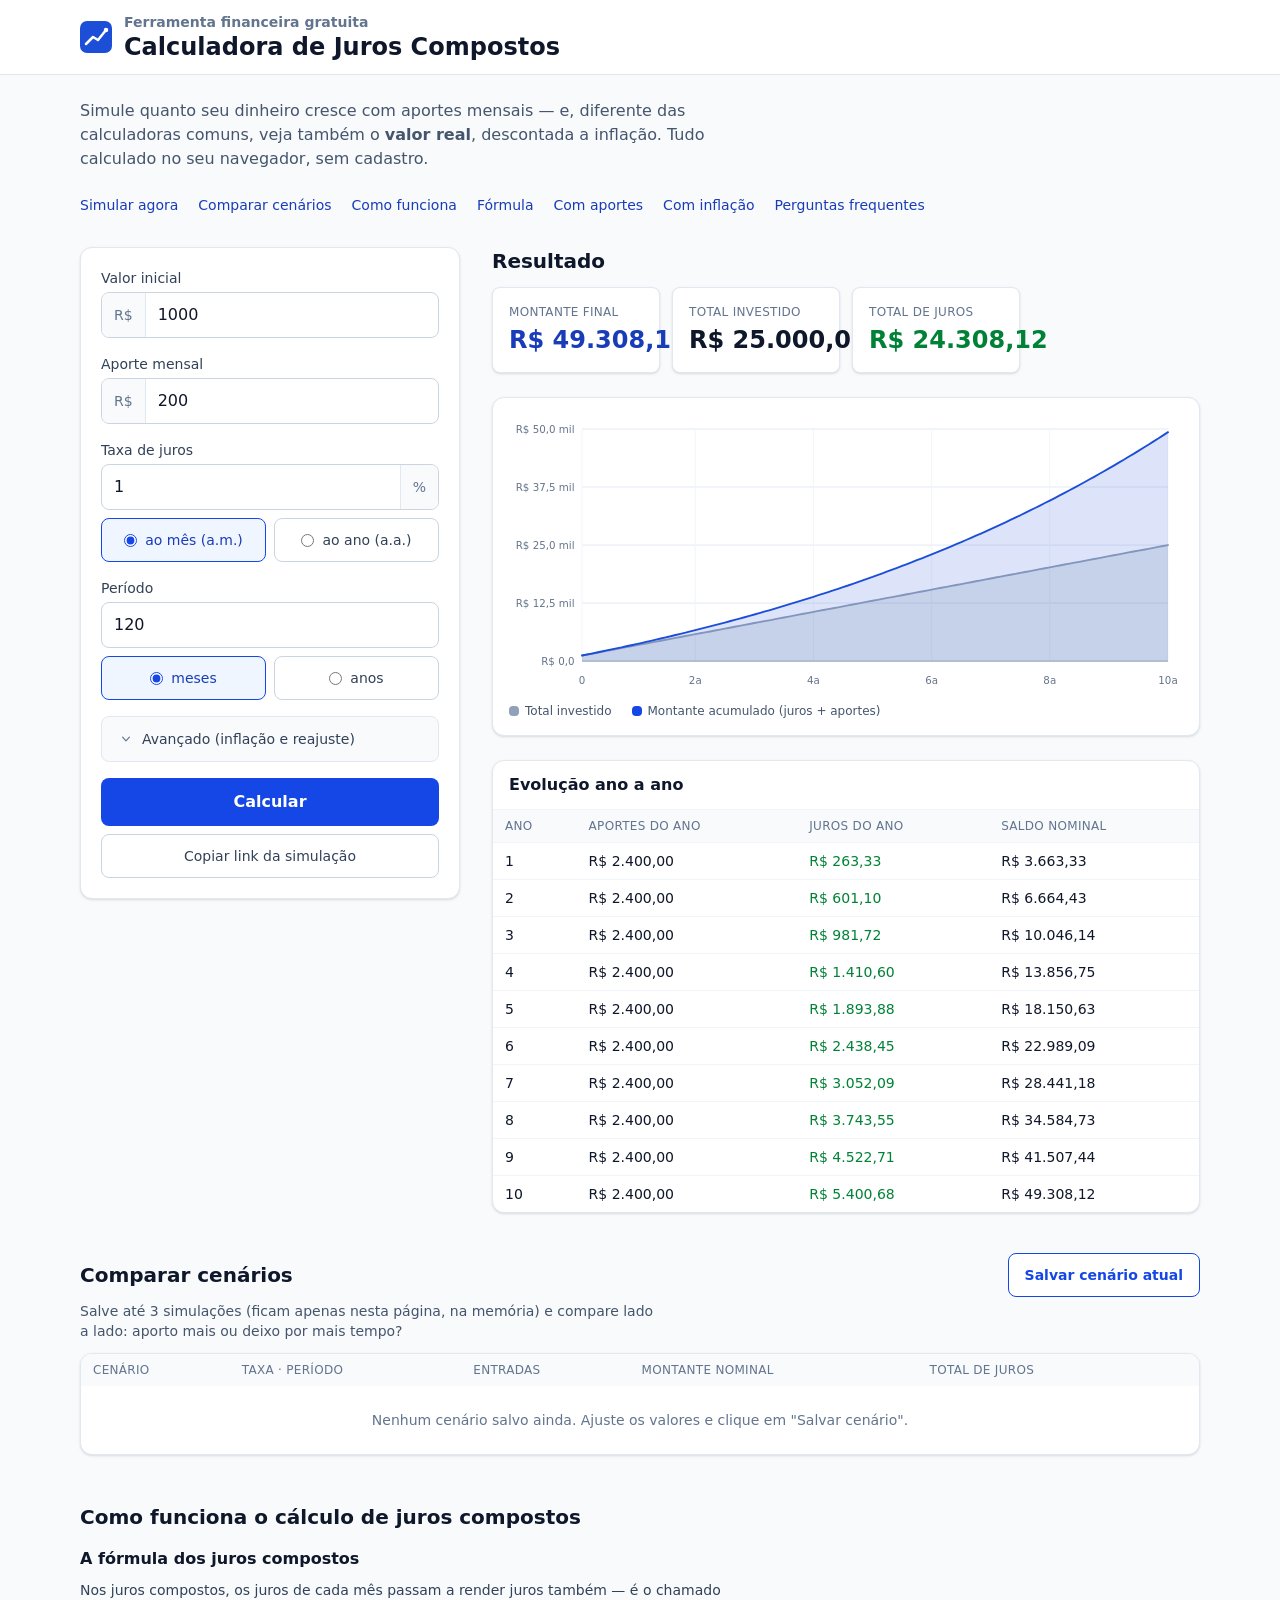
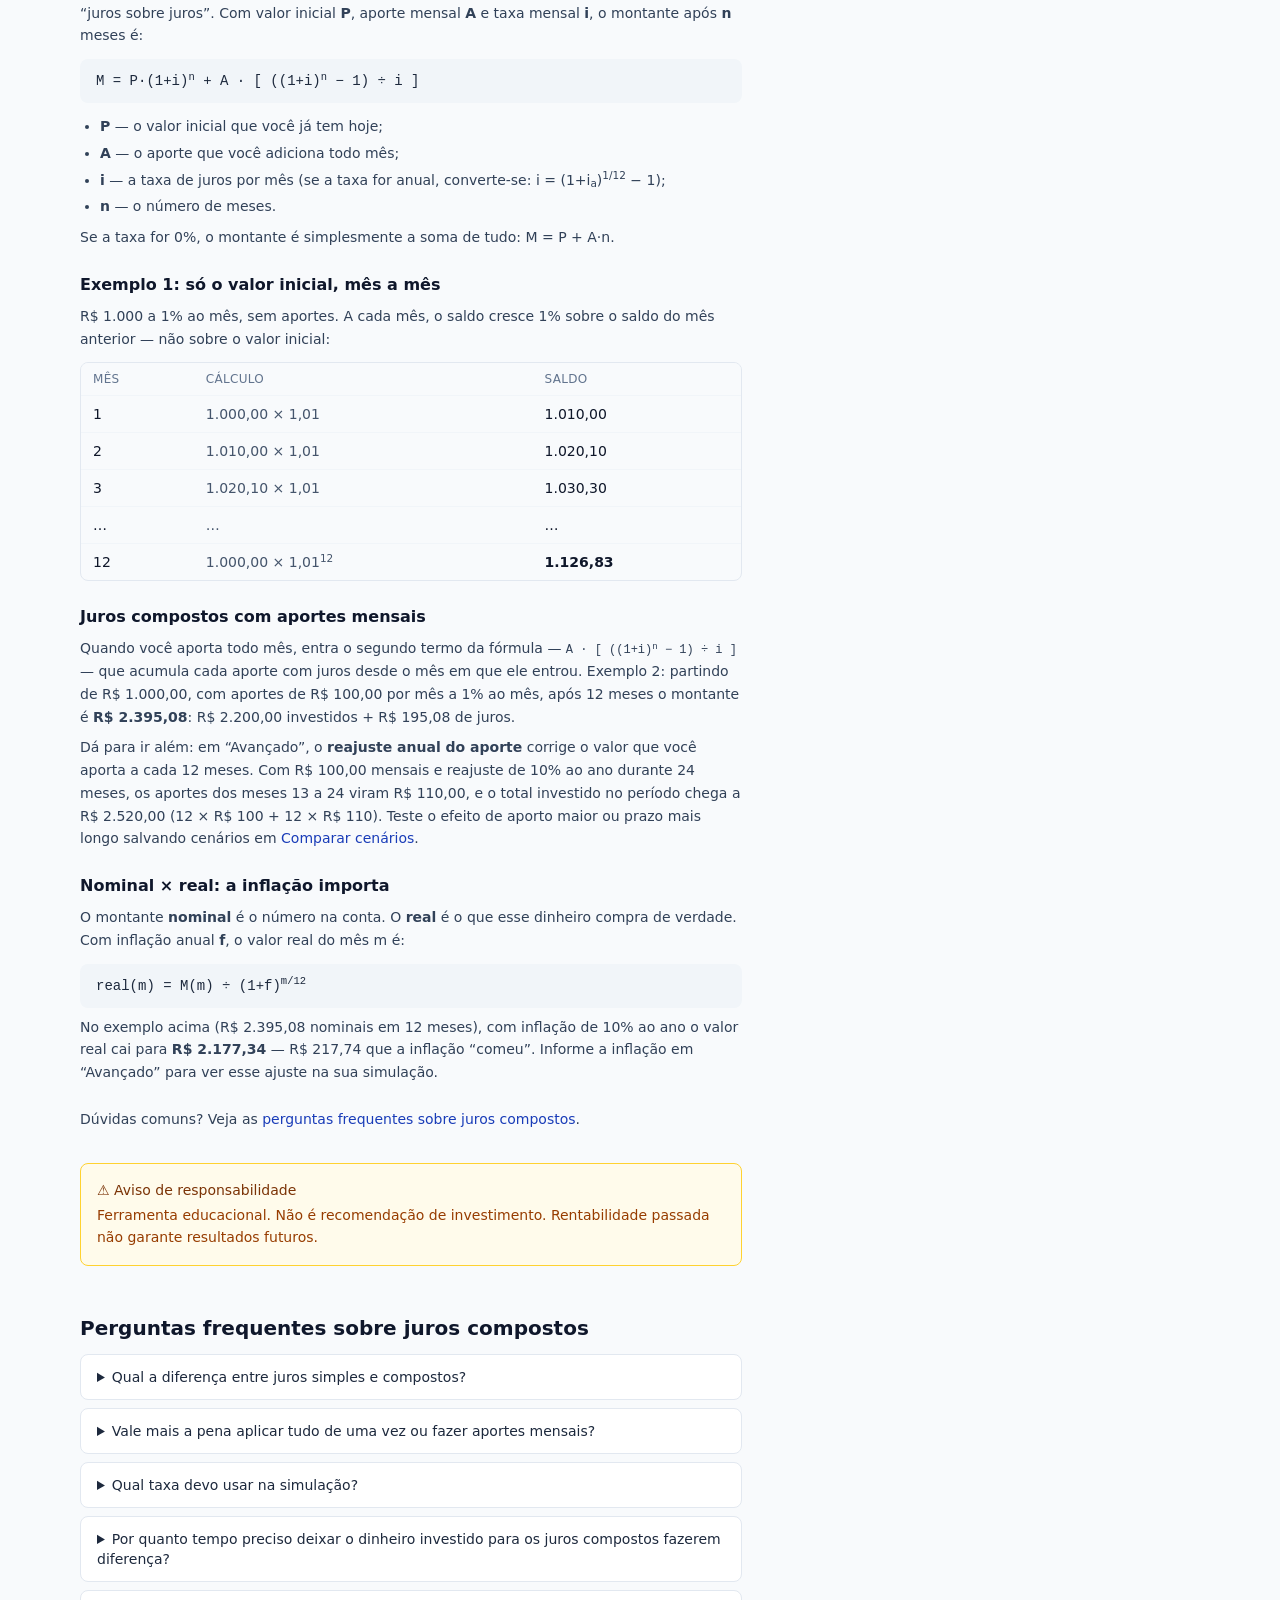
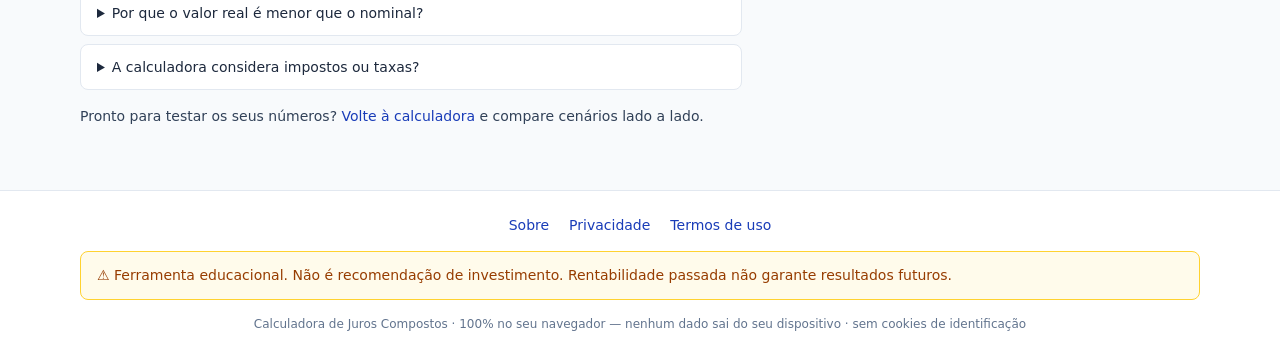
<file: index.html>
<!DOCTYPE html><html lang="pt-BR"> <head><meta charset="UTF-8"><meta name="viewport" content="width=device-width, initial-scale=1"><title>Calculadora de Juros Compostos com Aportes e Inflação — Grátis</title><meta name="description" content="Simule juros compostos com aportes mensais e veja o valor real descontada a inflação. Grátis, sem cadastro, direto no navegador — com gráfico e exemplos."><meta name="theme-color" content="#1d4ed8"><link rel="canonical" href="https://anthonivs.github.io/sf-calculadora-juros-compostos/"><meta property="og:title" content="Calculadora de Juros Compostos com Aportes e Inflação — Grátis"><meta property="og:description" content="Simule juros compostos com aportes mensais e veja o valor real descontada a inflação. Grátis, sem cadastro, direto no navegador — com gráfico e exemplos."><meta property="og:type" content="website"><meta property="og:url" content="https://anthonivs.github.io/sf-calculadora-juros-compostos/"><meta property="og:locale" content="pt_BR"><meta property="og:site_name" content="Calculadora de Juros Compostos"><link rel="icon" type="image/svg+xml" href="/favicon.svg"><script type="application/ld+json">{"@context":"https://schema.org","@type":"WebApplication","name":"Calculadora de Juros Compostos","alternateName":"Calculadora de Juros Compostos com Aportes e Inflação","url":"https://anthonivs.github.io/sf-calculadora-juros-compostos/","description":"Simule juros compostos com aportes mensais e veja o valor real descontada a inflação. Grátis, sem cadastro, direto no navegador — com gráfico e exemplos.","applicationCategory":"FinanceApplication","operatingSystem":"Any","inLanguage":"pt-BR","isAccessibleForFree":true,"offers":{"@type":"Offer","price":"0","priceCurrency":"BRL"}}</script><script type="application/ld+json">{"@context":"https://schema.org","@type":"FAQPage","mainEntity":[{"@type":"Question","name":"Qual a diferença entre juros simples e compostos?","acceptedAnswer":{"@type":"Answer","text":"No juros simples, os juros incidem sempre sobre o valor inicial (crescimento em linha reta). No composto, incidem sobre o saldo acumulado — a curva acelera com o tempo. Em 12 meses a 1% ao mês, R$ 1.000,00 rendem R$ 120,00 em juros simples e R$ 126,83 em juros compostos."}},{"@type":"Question","name":"Vale mais a pena aplicar tudo de uma vez ou fazer aportes mensais?","acceptedAnswer":{"@type":"Answer","text":"Para o mesmo total investido, a aplicação única rende mais, porque todo o dinheiro começa a render desde o primeiro mês. Mas o aporte mensal é a realidade de quem investe do salário — e, nos juros compostos, o tempo de cada aporte compensa parte dessa diferença. Compare os dois caminhos salvando cenários na calculadora."}},{"@type":"Question","name":"Qual taxa devo usar na simulação?","acceptedAnswer":{"@type":"Answer","text":"Use a rentabilidade que você realmente espera do seu investimento, não uma promessa. Se a taxa for anual (por exemplo, 12% a.a.), a calculadora converte para o mês equivalente: i = (1 + i anual)^(1/12) − 1. Assim, 12% ao ano viram 0,9489% ao mês, e R$ 1.000,00 chegam a R$ 1.120,00 em 12 meses."}},{"@type":"Question","name":"Por quanto tempo preciso deixar o dinheiro investido para os juros compostos fazerem diferença?","acceptedAnswer":{"@type":"Answer","text":"O efeito é cumulativo: nos primeiros anos, os aportes contribuem mais para o saldo do que os juros; com o tempo, os juros passam a dominar e o crescimento acelera. A tabela “Evolução ano a ano” mostra quando isso acontece na sua simulação. Quanto antes você começar e por mais tempo mantiver o aporte, maior o efeito."}},{"@type":"Question","name":"Por que o valor real é menor que o nominal?","acceptedAnswer":{"@type":"Answer","text":"Porque a inflação reduz o poder de compra do dinheiro ao longo do tempo. R$ 1.000,00 hoje compram mais do que R$ 1.000,00 daqui a 5 anos. Descontar a inflação mostra o ganho de verdade, não só o número na conta."}},{"@type":"Question","name":"A calculadora considera impostos ou taxas?","acceptedAnswer":{"@type":"Answer","text":"Não nesta versão. Imposto de renda regressivo, taxa de administração e outros custos não estão incluídos — o resultado é bruto. Considere-os na sua análise real."}}]}</script><link rel="stylesheet" href="/_astro/privacidade.DqMks859.css"></head> <body class="min-h-screen"> <!-- ===================== HEADER ===================== --> <header class="border-b border-slate-200 bg-white"> <div class="mx-auto flex max-w-6xl items-center gap-3 px-4 py-3"> <svg class="h-8 w-8 shrink-0" viewBox="0 0 64 64" aria-hidden="true"> <rect width="64" height="64" rx="14" fill="#1d4ed8"></rect> <path d="M12 46 L26 32 L36 38 L52 18" stroke="#fff" stroke-width="5" fill="none" stroke-linecap="round" stroke-linejoin="round"></path> <circle cx="52" cy="18" r="4.5" fill="#fff"></circle> </svg> <div> <p class="text-sm font-semibold text-slate-500">Ferramenta financeira gratuita</p> <h1 class="text-xl font-bold leading-tight text-slate-900 sm:text-2xl">
Calculadora de Juros Compostos
</h1> </div> </div> </header> <!-- =========================================================================
         AD-SLOT-1 — TOPO (pós-header) · PLACEHOLDER, sem script ativo
         Quando ativado: anúncio responsivo abaixo do header, acima do conteúdo,
         com rótulo visível "Publicidade". Ativação exige autorização do dono e
         publisher-id real. Nenhum script de AdSense é declarado aqui de propósito.
         ========================================================================= --> <div class="ad-slot mx-auto hidden max-w-6xl px-4 pt-4" data-ad-slot="ad-slot-1" data-ad-status="placeholder"> <!-- AD-SLOT-1: sem script ativo — reservado para anúncio de topo (pós-header) --> </div> <main class="mx-auto max-w-6xl px-4 pb-16 pt-6"> <p class="mb-6 max-w-[65ch] text-sm text-slate-600 sm:text-base">
Simule quanto seu dinheiro cresce com aportes mensais — e, diferente das calculadoras
        comuns, veja também o <strong>valor real</strong>, descontada a inflação. Tudo calculado no
        seu navegador, sem cadastro.
</p> <nav aria-label="Nesta página" class="mb-8"> <ul class="flex flex-wrap gap-x-5 gap-y-2 text-sm font-medium text-blue-800"> <li><a href="#calculadora" class="underline-offset-4 hover:underline">Simular agora</a></li> <li><a href="#cenarios" class="underline-offset-4 hover:underline">Comparar cenários</a></li> <li><a href="#como-funciona" class="underline-offset-4 hover:underline">Como funciona</a></li> <li><a href="#formula" class="underline-offset-4 hover:underline">Fórmula</a></li> <li><a href="#aportes" class="underline-offset-4 hover:underline">Com aportes</a></li> <li><a href="#inflacao" class="underline-offset-4 hover:underline">Com inflação</a></li> <li><a href="#faq" class="underline-offset-4 hover:underline">Perguntas frequentes</a></li> </ul> </nav> <div class="grid gap-8 lg:grid-cols-[380px_1fr]"> <!-- ===================== FORMULÁRIO ===================== --> <section id="calculadora" aria-labelledby="form-heading" class="min-w-0 scroll-mt-4"> <h2 id="form-heading" class="sr-only">Dados da simulação</h2> <form id="calc-form" novalidate class="space-y-4 rounded-xl border border-slate-200 bg-white p-4 shadow-sm sm:p-5"> <!-- Valor inicial --> <div> <label for="principal" class="block text-sm font-medium text-slate-700">Valor inicial</label> <div class="field-wrap mt-1 flex overflow-hidden rounded-lg border bg-white"> <span class="flex select-none items-center border-r border-slate-200 bg-slate-50 px-3 text-sm text-slate-500" aria-hidden="true">R$</span> <input id="principal" name="principal" type="text" inputmode="decimal" autocomplete="off" value="1000" aria-describedby="err-principal" class="min-h-[44px] w-full px-3 text-base tabular-nums outline-none"> </div> <p id="err-principal" class="mt-1 hidden text-sm text-red-600" role="status"></p> </div> <!-- Aporte mensal --> <div> <label for="contribution" class="block text-sm font-medium text-slate-700">Aporte mensal</label> <div class="field-wrap mt-1 flex overflow-hidden rounded-lg border bg-white"> <span class="flex select-none items-center border-r border-slate-200 bg-slate-50 px-3 text-sm text-slate-500" aria-hidden="true">R$</span> <input id="contribution" name="contribution" type="text" inputmode="decimal" autocomplete="off" value="200" aria-describedby="err-contribution" class="min-h-[44px] w-full px-3 text-base tabular-nums outline-none"> </div> <p id="err-contribution" class="mt-1 hidden text-sm text-red-600" role="status"></p> </div> <!-- Taxa --> <div> <label for="rate" class="block text-sm font-medium text-slate-700">Taxa de juros</label> <div class="field-wrap mt-1 flex overflow-hidden rounded-lg border bg-white"> <input id="rate" name="rate" type="text" inputmode="decimal" autocomplete="off" value="1" aria-describedby="err-rate" class="min-h-[44px] w-full px-3 text-base tabular-nums outline-none"> <span class="flex select-none items-center border-l border-slate-200 bg-slate-50 px-3 text-sm text-slate-500" aria-hidden="true">%</span> </div> <fieldset class="mt-2"> <legend class="sr-only">A taxa é ao mês ou ao ano?</legend> <div class="flex gap-2"> <label class="flex min-h-[44px] flex-1 cursor-pointer items-center justify-center gap-2 rounded-lg border border-slate-300 bg-white px-3 text-sm text-slate-700 has-checked:border-blue-700 has-checked:bg-blue-50 has-checked:font-medium has-checked:text-blue-800"> <input type="radio" name="rate-type" value="m" checked class="accent-blue-700">
ao mês (a.m.)
</label> <label class="flex min-h-[44px] flex-1 cursor-pointer items-center justify-center gap-2 rounded-lg border border-slate-300 bg-white px-3 text-sm text-slate-700 has-checked:border-blue-700 has-checked:bg-blue-50 has-checked:font-medium has-checked:text-blue-800"> <input type="radio" name="rate-type" value="a" class="accent-blue-700">
ao ano (a.a.)
</label> </div> </fieldset> <p id="err-rate" class="mt-1 hidden text-sm text-red-600" role="status"></p> </div> <!-- Período --> <div> <label for="period" class="block text-sm font-medium text-slate-700">Período</label> <div class="field-wrap mt-1 flex overflow-hidden rounded-lg border bg-white"> <input id="period" name="period" type="text" inputmode="numeric" autocomplete="off" value="120" aria-describedby="err-period" class="min-h-[44px] w-full px-3 text-base tabular-nums outline-none"> </div> <fieldset class="mt-2"> <legend class="sr-only">O período é em meses ou em anos?</legend> <div class="flex gap-2"> <label class="flex min-h-[44px] flex-1 cursor-pointer items-center justify-center gap-2 rounded-lg border border-slate-300 bg-white px-3 text-sm text-slate-700 has-checked:border-blue-700 has-checked:bg-blue-50 has-checked:font-medium has-checked:text-blue-800"> <input type="radio" name="period-type" value="m" checked class="accent-blue-700">
meses
</label> <label class="flex min-h-[44px] flex-1 cursor-pointer items-center justify-center gap-2 rounded-lg border border-slate-300 bg-white px-3 text-sm text-slate-700 has-checked:border-blue-700 has-checked:bg-blue-50 has-checked:font-medium has-checked:text-blue-800"> <input type="radio" name="period-type" value="a" class="accent-blue-700">
anos
</label> </div> </fieldset> <p id="err-period" class="mt-1 hidden text-sm text-red-600" role="status"></p> </div> <!-- Avançado --> <details class="rounded-lg border border-slate-200 bg-slate-50"> <summary class="flex min-h-[44px] cursor-pointer items-center gap-2 px-4 text-sm font-medium text-slate-700"> <svg class="h-4 w-4 text-slate-500" viewBox="0 0 20 20" fill="currentColor" aria-hidden="true"> <path fill-rule="evenodd" d="M5.23 7.21a.75.75 0 0 1 1.06.02L10 11.168l3.71-3.938a.75.75 0 1 1 1.08 1.04l-4.25 4.5a.75.75 0 0 1-1.08 0l-4.25-4.5a.75.75 0 0 1 .02-1.06Z" clip-rule="evenodd"></path> </svg>
Avançado (inflação e reajuste)
</summary> <div class="space-y-4 px-4 pb-4 pt-1"> <div> <label for="inflation" class="block text-sm font-medium text-slate-700">
Inflação estimada <span class="font-normal text-slate-500">(opcional)</span> </label> <div class="field-wrap mt-1 flex overflow-hidden rounded-lg border bg-white"> <input id="inflation" name="inflation" type="text" inputmode="decimal" autocomplete="off" placeholder="ex.: 4,5" aria-describedby="err-inflation" class="min-h-[44px] w-full px-3 text-base tabular-nums outline-none"> <span class="flex select-none items-center border-l border-slate-200 bg-slate-50 px-3 text-sm text-slate-500" aria-hidden="true">% a.a.</span> </div> <p id="err-inflation" class="mt-1 hidden text-sm text-red-600" role="status"></p> </div> <div> <label for="adjustment" class="block text-sm font-medium text-slate-700">
Reajuste anual do aporte <span class="font-normal text-slate-500">(opcional)</span> </label> <div class="field-wrap mt-1 flex overflow-hidden rounded-lg border bg-white"> <input id="adjustment" name="adjustment" type="text" inputmode="decimal" autocomplete="off" placeholder="ex.: 5" aria-describedby="err-adjustment" class="min-h-[44px] w-full px-3 text-base tabular-nums outline-none"> <span class="flex select-none items-center border-l border-slate-200 bg-slate-50 px-3 text-sm text-slate-500" aria-hidden="true">% a.a.</span> </div> <p id="err-adjustment" class="mt-1 hidden text-sm text-red-600" role="status"></p> </div> </div> </details> <!-- Ações --> <div class="space-y-2"> <button id="btn-calcular" type="submit" class="min-h-[48px] w-full rounded-lg bg-blue-700 px-4 text-base font-semibold text-white transition-colors hover:bg-blue-800 focus-visible:outline-2 focus-visible:outline-offset-2 focus-visible:outline-blue-700">
Calcular
</button> <button id="btn-copy-link" type="button" class="min-h-[44px] w-full rounded-lg border border-slate-300 bg-white px-4 text-sm font-medium text-slate-700 transition-colors hover:bg-slate-50 focus-visible:outline-2 focus-visible:outline-offset-2 focus-visible:outline-blue-700">
Copiar link da simulação
</button> </div> </form> </section> <!-- ===================== RESULTADOS ===================== --> <section id="resultado" aria-labelledby="results-heading" class="min-w-0 scroll-mt-4"> <h2 id="results-heading" class="text-lg font-bold text-slate-900 sm:text-xl">Resultado</h2> <p id="results-live" class="sr-only" aria-live="polite"></p> <dl class="mt-3 grid grid-cols-2 gap-3 xl:grid-cols-4"> <div class="rounded-lg border border-slate-200 bg-white p-4 shadow-sm"> <dt class="text-xs font-medium uppercase tracking-wide text-slate-500">Montante final</dt> <dd id="res-final" class="mt-1 text-lg font-bold tabular-nums text-blue-800 sm:text-2xl">—</dd> </div> <div class="rounded-lg border border-slate-200 bg-white p-4 shadow-sm"> <dt class="text-xs font-medium uppercase tracking-wide text-slate-500">Total investido</dt> <dd id="res-invested" class="mt-1 text-lg font-bold tabular-nums text-slate-900 sm:text-2xl">—</dd> </div> <div class="rounded-lg border border-slate-200 bg-white p-4 shadow-sm"> <dt class="text-xs font-medium uppercase tracking-wide text-slate-500">Total de juros</dt> <dd id="res-interest" class="mt-1 text-lg font-bold tabular-nums text-green-700 sm:text-2xl">—</dd> </div> <div id="res-real-wrap" class="hidden rounded-lg border border-amber-300 bg-amber-50 p-4 shadow-sm"> <dt class="text-xs font-medium uppercase tracking-wide text-amber-700">
Valor real (hoje)
<span class="mt-0.5 block text-[10px] font-normal normal-case tracking-normal text-amber-600">descontada a inflação</span> </dt> <dd id="res-real" class="mt-1 text-lg font-bold tabular-nums text-amber-900 sm:text-2xl">—</dd> </div> </dl> <!-- Gráfico --> <figure id="chart-figure" class="mt-6 hidden rounded-xl border border-slate-200 bg-white p-4 shadow-sm"> <svg id="chart" role="img" class="h-auto w-full" aria-label="Gráfico de evolução mês a mês"></svg> <figcaption class="mt-2 flex flex-wrap gap-x-5 gap-y-1 text-xs text-slate-600"> <span class="flex items-center gap-1.5"> <span class="inline-block h-2.5 w-2.5 rounded-sm bg-slate-400" aria-hidden="true"></span>
Total investido
</span> <span class="flex items-center gap-1.5"> <span class="inline-block h-2.5 w-2.5 rounded-sm bg-blue-700" aria-hidden="true"></span>
Montante acumulado (juros + aportes)
</span> </figcaption> </figure> <!-- Tabela ano a ano --> <div class="mt-6 rounded-xl border border-slate-200 bg-white shadow-sm"> <h3 class="border-b border-slate-100 px-4 py-3 text-base font-semibold text-slate-900">
Evolução ano a ano
</h3> <div class="relative overflow-x-auto"> <table class="w-full min-w-[480px] text-left text-sm"> <caption class="sr-only">Resumo ano a ano: aportes, juros, saldo nominal e saldo real</caption> <thead> <tr class="bg-slate-50 text-xs uppercase tracking-wide text-slate-500"> <th scope="col" class="px-3 py-2 font-medium">Ano</th> <th scope="col" class="px-3 py-2 font-medium">Aportes do ano</th> <th scope="col" class="px-3 py-2 font-medium">Juros do ano</th> <th scope="col" class="px-3 py-2 font-medium">Saldo nominal</th> <th scope="col" class="px-3 py-2 font-medium col-real">Saldo real</th> </tr> </thead> <tbody id="annual-body"> <tr> <td colspan="5" class="px-3 py-6 text-center text-sm text-slate-500">
Ajuste os valores para ver a evolução.
</td> </tr> </tbody> </table> </div> </div> </section> </div> <!-- ===================== CENÁRIOS ===================== --> <section id="cenarios" aria-labelledby="scenarios-heading" class="mt-10"> <div class="flex flex-wrap items-center justify-between gap-3"> <h2 id="scenarios-heading" class="text-lg font-bold text-slate-900 sm:text-xl">
Comparar cenários
</h2> <div class="flex items-center gap-3"> <p id="scenario-feedback" class="text-sm text-slate-600" role="status"></p> <button id="btn-save-scenario" type="button" class="min-h-[44px] rounded-lg border border-blue-700 bg-white px-4 text-sm font-semibold text-blue-700 transition-colors hover:bg-blue-50 focus-visible:outline-2 focus-visible:outline-offset-2 focus-visible:outline-blue-700">
Salvar cenário atual
</button> </div> </div> <p class="mt-1 max-w-[65ch] text-sm text-slate-600">
Salve até 3 simulações (ficam apenas nesta página, na memória) e compare lado a lado:
          aporto mais ou deixo por mais tempo?
</p> <div class="relative mt-3 overflow-x-auto rounded-xl border border-slate-200 bg-white shadow-sm"> <table class="w-full min-w-[640px] text-left text-sm"> <caption class="sr-only">Comparação de cenários salvos</caption> <thead> <tr class="bg-slate-50 text-xs uppercase tracking-wide text-slate-500"> <th scope="col" class="px-3 py-2 font-medium">Cenário</th> <th scope="col" class="px-3 py-2 font-medium">Taxa · período</th> <th scope="col" class="px-3 py-2 font-medium">Entradas</th> <th scope="col" class="px-3 py-2 font-medium">Montante nominal</th> <th scope="col" class="px-3 py-2 font-medium">Total de juros</th> <th scope="col" class="px-3 py-2 font-medium col-real">Valor real</th> <th scope="col" class="px-3 py-2 font-medium"><span class="sr-only">Ações</span></th> </tr> </thead> <tbody id="scenarios-body"></tbody> </table> </div> </section> <!-- ===================== COMO FUNCIONA ===================== --> <section id="como-funciona" aria-labelledby="how-heading" class="mt-12 scroll-mt-4"> <div class="max-w-[65ch]"> <h2 id="how-heading" class="text-lg font-bold text-slate-900 sm:text-xl">Como funciona o cálculo de juros compostos</h2> <h3 id="formula" class="mt-4 scroll-mt-4 text-base font-semibold text-slate-900">A fórmula dos juros compostos</h3> <p class="mt-2 text-sm leading-relaxed text-slate-700">
Nos juros compostos, os juros de cada mês passam a render juros também — é o chamado
            “juros sobre juros”. Com valor inicial <strong>P</strong>, aporte mensal <strong>A</strong>
e taxa mensal <strong>i</strong>, o montante após <strong>n</strong> meses é:
</p> <p class="mt-3 overflow-x-auto rounded-lg bg-slate-100 px-4 py-3 font-mono text-sm text-slate-800">
M = P·(1+i)<sup>n</sup> + A · [ ((1+i)<sup>n</sup> − 1) ÷ i ]
</p> <ul class="mt-3 list-disc space-y-1 pl-5 text-sm leading-relaxed text-slate-700"> <li><strong>P</strong> — o valor inicial que você já tem hoje;</li> <li><strong>A</strong> — o aporte que você adiciona todo mês;</li> <li><strong>i</strong> — a taxa de juros por mês (se a taxa for anual, converte-se: i = (1+i<sub>a</sub>)<sup>1/12</sup> − 1);</li> <li><strong>n</strong> — o número de meses.</li> </ul> <p class="mt-2 text-sm leading-relaxed text-slate-700">
Se a taxa for 0%, o montante é simplesmente a soma de tudo: M = P + A·n.
</p> <h3 id="exemplos" class="mt-6 scroll-mt-4 text-base font-semibold text-slate-900">Exemplo 1: só o valor inicial, mês a mês</h3> <p class="mt-2 text-sm leading-relaxed text-slate-700">
R$ 1.000 a 1% ao mês, sem aportes. A cada mês, o saldo cresce 1% sobre o saldo do mês
            anterior — não sobre o valor inicial:
</p> <div class="mt-3 overflow-x-auto rounded-lg border border-slate-200"> <table class="w-full min-w-[360px] text-left text-sm"> <thead> <tr class="bg-slate-50 text-xs uppercase tracking-wide text-slate-500"> <th scope="col" class="px-3 py-2 font-medium">Mês</th> <th scope="col" class="px-3 py-2 font-medium">Cálculo</th> <th scope="col" class="px-3 py-2 font-medium">Saldo</th> </tr> </thead> <tbody class="tabular-nums"> <tr class="border-t border-slate-100"> <td class="px-3 py-2">1</td> <td class="px-3 py-2 text-slate-600">1.000,00 × 1,01</td> <td class="px-3 py-2 font-medium">1.010,00</td> </tr> <tr class="border-t border-slate-100"> <td class="px-3 py-2">2</td> <td class="px-3 py-2 text-slate-600">1.010,00 × 1,01</td> <td class="px-3 py-2 font-medium">1.020,10</td> </tr> <tr class="border-t border-slate-100"> <td class="px-3 py-2">3</td> <td class="px-3 py-2 text-slate-600">1.020,10 × 1,01</td> <td class="px-3 py-2 font-medium">1.030,30</td> </tr> <tr class="border-t border-slate-100"> <td class="px-3 py-2">…</td> <td class="px-3 py-2 text-slate-600">…</td> <td class="px-3 py-2 font-medium">…</td> </tr> <tr class="border-t border-slate-100"> <td class="px-3 py-2">12</td> <td class="px-3 py-2 text-slate-600">1.000,00 × 1,01<sup>12</sup></td> <td class="px-3 py-2 font-semibold">1.126,83</td> </tr> </tbody> </table> </div> <h3 id="aportes" class="mt-6 scroll-mt-4 text-base font-semibold text-slate-900">Juros compostos com aportes mensais</h3> <p class="mt-2 text-sm leading-relaxed text-slate-700">
Quando você aporta todo mês, entra o segundo termo da fórmula —
<span class="font-mono text-xs">A · [ ((1+i)<sup>n</sup> − 1) ÷ i ]</span> — que acumula
            cada aporte com juros desde o mês em que ele entrou. Exemplo 2: partindo de R$ 1.000,00,
            com aportes de R$ 100,00 por mês a 1% ao mês, após 12 meses o montante é
<strong>R$ 2.395,08</strong>: R$ 2.200,00 investidos + R$ 195,08 de juros.
</p> <p class="mt-2 text-sm leading-relaxed text-slate-700">
Dá para ir além: em “Avançado”, o <strong>reajuste anual do aporte</strong> corrige o
            valor que você aporta a cada 12 meses. Com R$ 100,00 mensais e reajuste de 10% ao ano
            durante 24 meses, os aportes dos meses 13 a 24 viram R$ 110,00, e o total investido no
            período chega a R$ 2.520,00 (12 × R$ 100 + 12 × R$ 110). Teste o efeito de aporto maior
            ou prazo mais longo salvando cenários em
<a href="#cenarios" class="font-medium text-blue-800 underline-offset-4 hover:underline">Comparar cenários</a>.
</p> <h3 id="inflacao" class="mt-6 scroll-mt-4 text-base font-semibold text-slate-900">Nominal × real: a inflação importa</h3> <p class="mt-2 text-sm leading-relaxed text-slate-700">
O montante <strong>nominal</strong> é o número na conta. O <strong>real</strong> é o que
            esse dinheiro compra de verdade. Com inflação anual <strong>f</strong>, o valor real do
            mês m é:
</p> <p class="mt-3 overflow-x-auto rounded-lg bg-slate-100 px-4 py-3 font-mono text-sm text-slate-800">
real(m) = M(m) ÷ (1+f)<sup>m/12</sup> </p> <p class="mt-2 text-sm leading-relaxed text-slate-700">
No exemplo acima (R$ 2.395,08 nominais em 12 meses), com inflação de 10% ao ano o valor
            real cai para <strong>R$ 2.177,34</strong> — R$ 217,74 que a inflação “comeu”. Informe a
            inflação em “Avançado” para ver esse ajuste na sua simulação.
</p> <p class="mt-6 text-sm leading-relaxed text-slate-700">
Dúvidas comuns? Veja as <a href="#faq" class="font-medium text-blue-800 underline-offset-4 hover:underline">perguntas frequentes sobre juros compostos</a>.
</p> <!-- Aviso legal (obrigatório — PRD seção 9/12) --> <div class="mt-8 rounded-lg border border-amber-300 bg-amber-50 p-4" role="note"> <p class="text-sm font-medium text-amber-900">
⚠️ Aviso de responsabilidade
</p> <p class="mt-1 text-sm leading-relaxed text-amber-800">
Ferramenta educacional. Não é recomendação de investimento. Rentabilidade passada não
              garante resultados futuros.
</p> </div> </div> </section> <!-- =========================================================================
           AD-SLOT-2 — MEIO DO CONTEÚDO · PLACEHOLDER, sem script ativo
           Entre as seções editáveis ("Como funciona" → FAQ). Rótulo visível
           "Publicidade" quando ativo. Não interrompe a calculadora nem fica colado
           a botões/campos (evita clique acidental). Sem script real por ora.
           ========================================================================= --> <div class="ad-slot mx-auto hidden max-w-3xl pt-10" data-ad-slot="ad-slot-2" data-ad-status="placeholder"> <!-- AD-SLOT-2: sem script ativo — reservado para anúncio no meio do conteúdo --> </div> <!-- ===================== FAQ ===================== --> <section id="faq" aria-labelledby="faq-heading" class="mt-12 scroll-mt-4"> <div class="max-w-[65ch]"> <h2 id="faq-heading" class="text-lg font-bold text-slate-900 sm:text-xl">
Perguntas frequentes sobre juros compostos
</h2> <div class="mt-3 space-y-2"> <details class="rounded-lg border border-slate-200 bg-white px-4 py-3"> <summary class="cursor-pointer text-sm font-medium text-slate-800">Qual a diferença entre juros simples e compostos?</summary> <p class="mt-2 text-sm leading-relaxed text-slate-700">No juros simples, os juros incidem sempre sobre o valor inicial (crescimento em linha reta). No composto, incidem sobre o saldo acumulado — a curva acelera com o tempo. Em 12 meses a 1% ao mês, R$ 1.000,00 rendem R$ 120,00 em juros simples e R$ 126,83 em juros compostos.</p> </details><details class="rounded-lg border border-slate-200 bg-white px-4 py-3"> <summary class="cursor-pointer text-sm font-medium text-slate-800">Vale mais a pena aplicar tudo de uma vez ou fazer aportes mensais?</summary> <p class="mt-2 text-sm leading-relaxed text-slate-700">Para o mesmo total investido, a aplicação única rende mais, porque todo o dinheiro começa a render desde o primeiro mês. Mas o aporte mensal é a realidade de quem investe do salário — e, nos juros compostos, o tempo de cada aporte compensa parte dessa diferença. Compare os dois caminhos salvando cenários na calculadora.</p> </details><details class="rounded-lg border border-slate-200 bg-white px-4 py-3"> <summary class="cursor-pointer text-sm font-medium text-slate-800">Qual taxa devo usar na simulação?</summary> <p class="mt-2 text-sm leading-relaxed text-slate-700">Use a rentabilidade que você realmente espera do seu investimento, não uma promessa. Se a taxa for anual (por exemplo, 12% a.a.), a calculadora converte para o mês equivalente: i = (1 + i anual)^(1/12) − 1. Assim, 12% ao ano viram 0,9489% ao mês, e R$ 1.000,00 chegam a R$ 1.120,00 em 12 meses.</p> </details><details class="rounded-lg border border-slate-200 bg-white px-4 py-3"> <summary class="cursor-pointer text-sm font-medium text-slate-800">Por quanto tempo preciso deixar o dinheiro investido para os juros compostos fazerem diferença?</summary> <p class="mt-2 text-sm leading-relaxed text-slate-700">O efeito é cumulativo: nos primeiros anos, os aportes contribuem mais para o saldo do que os juros; com o tempo, os juros passam a dominar e o crescimento acelera. A tabela “Evolução ano a ano” mostra quando isso acontece na sua simulação. Quanto antes você começar e por mais tempo mantiver o aporte, maior o efeito.</p> </details><details class="rounded-lg border border-slate-200 bg-white px-4 py-3"> <summary class="cursor-pointer text-sm font-medium text-slate-800">Por que o valor real é menor que o nominal?</summary> <p class="mt-2 text-sm leading-relaxed text-slate-700">Porque a inflação reduz o poder de compra do dinheiro ao longo do tempo. R$ 1.000,00 hoje compram mais do que R$ 1.000,00 daqui a 5 anos. Descontar a inflação mostra o ganho de verdade, não só o número na conta.</p> </details><details class="rounded-lg border border-slate-200 bg-white px-4 py-3"> <summary class="cursor-pointer text-sm font-medium text-slate-800">A calculadora considera impostos ou taxas?</summary> <p class="mt-2 text-sm leading-relaxed text-slate-700">Não nesta versão. Imposto de renda regressivo, taxa de administração e outros custos não estão incluídos — o resultado é bruto. Considere-os na sua análise real.</p> </details> </div> <p class="mt-4 text-sm text-slate-700">
Pronto para testar os seus números?
<a href="#calculadora" class="font-medium text-blue-800 underline-offset-4 hover:underline">Volte à calculadora</a>
e compare cenários lado a lado.
</p> </div> </section> <!-- =========================================================================
           AD-SLOT-3 — FIM DO CONTEÚDO · PLACEHOLDER, sem script ativo
           Após a última seção (FAQ), antes do rodapé. Rótulo visível "Publicidade"
           quando ativo. Sem script de anúncio declarado nesta fase.
           ========================================================================= --> <div class="ad-slot mx-auto hidden max-w-6xl pt-10" data-ad-slot="ad-slot-3" data-ad-status="placeholder"> <!-- AD-SLOT-3: sem script ativo — reservado para anúncio no fim do conteúdo --> </div> </main> <!-- ===================== FOOTER ===================== --> <footer class="border-t border-slate-200 bg-white"> <div class="mx-auto max-w-6xl px-4 py-6"> <nav aria-label="Links do rodapé" class="mb-4 flex flex-wrap justify-center gap-x-5 gap-y-2 text-sm"> <a href="/sobre" class="font-medium text-blue-800 underline-offset-4 hover:underline">Sobre</a> <a href="/privacidade" class="font-medium text-blue-800 underline-offset-4 hover:underline">Privacidade</a> <a href="/termos" class="font-medium text-blue-800 underline-offset-4 hover:underline">Termos de uso</a> </nav> <p class="rounded-lg border border-amber-300 bg-amber-50 px-4 py-3 text-xs leading-relaxed text-amber-800 sm:text-sm">
⚠️ Ferramenta educacional. Não é recomendação de investimento. Rentabilidade passada não
          garante resultados futuros.
</p> <p class="mt-4 text-center text-xs text-slate-500">
Calculadora de Juros Compostos · 100% no seu navegador — nenhum dado sai do seu
          dispositivo · sem cookies de identificação
</p> </div> </footer> <script type="module" src="/_astro/index.astro_astro_type_script_index_0_lang.C1ePZQAv.js"></script> </body> </html>
</file>
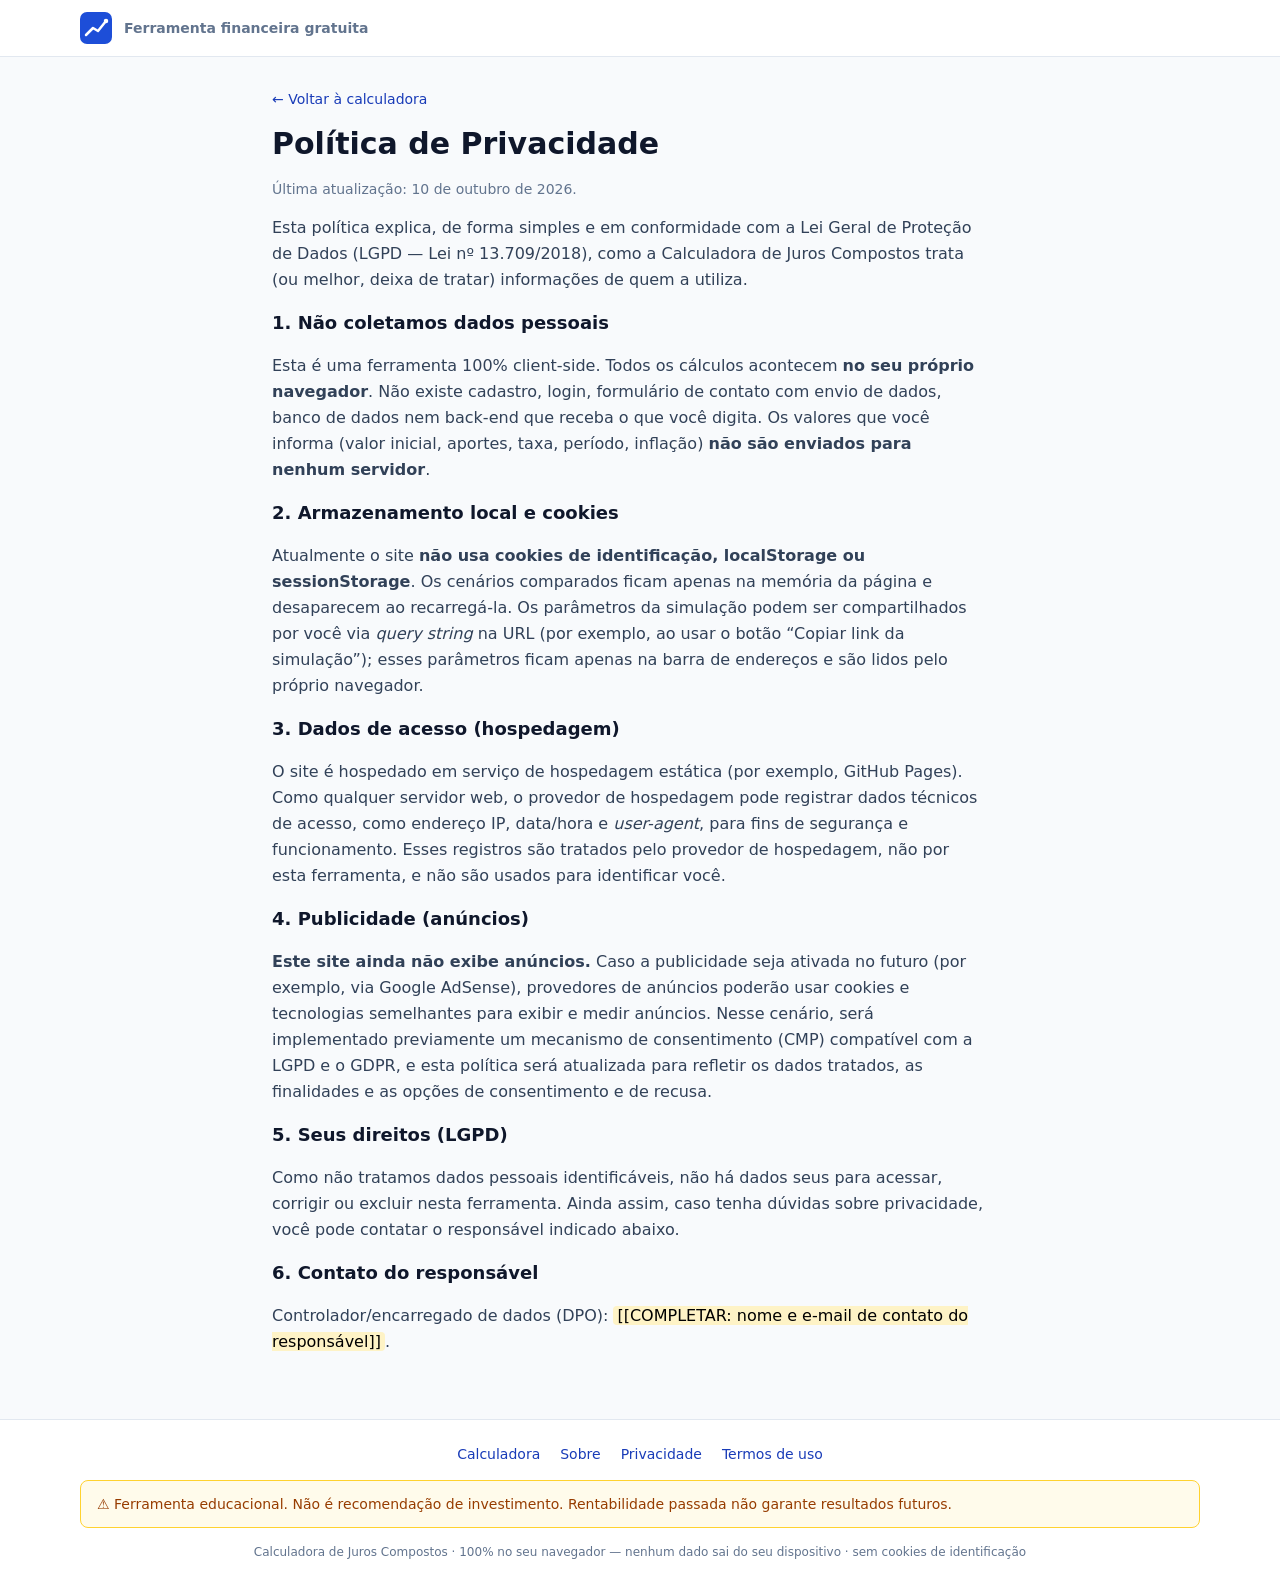
<file: privacidade/index.html>
<!DOCTYPE html><html lang="pt-BR"> <head><meta charset="UTF-8"><meta name="viewport" content="width=device-width, initial-scale=1"><title>Política de Privacidade — Calculadora de Juros Compostos</title><meta name="description" content="Política de privacidade (LGPD): esta calculadora roda no seu navegador, não coleta dados pessoais e não usa cookies de identificação."><meta name="theme-color" content="#1d4ed8"><link rel="canonical" href="https://anthonivs.github.io/sf-calculadora-juros-compostos/privacidade/"><meta property="og:title" content="Política de Privacidade — Calculadora de Juros Compostos"><meta property="og:description" content="Política de privacidade (LGPD): esta calculadora roda no seu navegador, não coleta dados pessoais e não usa cookies de identificação."><meta property="og:type" content="website"><meta property="og:url" content="https://anthonivs.github.io/sf-calculadora-juros-compostos/privacidade/"><meta property="og:locale" content="pt_BR"><meta property="og:site_name" content="Calculadora de Juros Compostos"><link rel="icon" type="image/svg+xml" href="/favicon.svg"><meta name="robots" content="index,follow"><link rel="stylesheet" href="/_astro/privacidade.DqMks859.css"></head> <body class="min-h-screen"> <!-- ===================== HEADER ===================== --> <header class="border-b border-slate-200 bg-white"> <div class="mx-auto flex max-w-6xl items-center gap-3 px-4 py-3"> <a href="/" class="flex items-center gap-3" aria-label="Ir para a calculadora"> <svg class="h-8 w-8 shrink-0" viewBox="0 0 64 64" aria-hidden="true"> <rect width="64" height="64" rx="14" fill="#1d4ed8"></rect> <path d="M12 46 L26 32 L36 38 L52 18" stroke="#fff" stroke-width="5" fill="none" stroke-linecap="round" stroke-linejoin="round"></path> <circle cx="52" cy="18" r="4.5" fill="#fff"></circle> </svg> <span class="text-sm font-semibold text-slate-500">Ferramenta financeira gratuita</span> </a> </div> </header> <main class="mx-auto max-w-3xl px-4 pb-16 pt-8"> <nav aria-label="Você está aqui" class="mb-4 text-sm"> <a href="/" class="font-medium text-blue-800 underline-offset-4 hover:underline">
← Voltar à calculadora
</a> </nav> <article class="max-w-[70ch]"> <h1 class="text-2xl font-bold leading-tight text-slate-900 sm:text-3xl">Política de Privacidade</h1> <div class="mt-4 space-y-4 text-sm leading-relaxed text-slate-700 sm:text-base">  <p class="text-sm text-slate-500">Última atualização: 10 de outubro de 2026.</p> <p>
Esta política explica, de forma simples e em conformidade com a Lei Geral de Proteção de Dados
    (LGPD — Lei nº 13.709/2018), como a Calculadora de Juros Compostos trata (ou melhor, deixa de
    tratar) informações de quem a utiliza.
</p> <h2 class="text-lg font-semibold text-slate-900">1. Não coletamos dados pessoais</h2> <p>
Esta é uma ferramenta 100% client-side. Todos os cálculos acontecem <strong>no seu próprio
    navegador</strong>. Não existe cadastro, login, formulário de contato com envio de dados, banco
    de dados nem back-end que receba o que você digita. Os valores que você informa (valor inicial,
    aportes, taxa, período, inflação) <strong>não são enviados para nenhum servidor</strong>.
</p> <h2 class="text-lg font-semibold text-slate-900">2. Armazenamento local e cookies</h2> <p>
Atualmente o site <strong>não usa cookies de identificação, localStorage ou sessionStorage</strong>.
    Os cenários comparados ficam apenas na memória da página e desaparecem ao recarregá-la. Os
    parâmetros da simulação podem ser compartilhados por você via <em>query string</em> na URL
    (por exemplo, ao usar o botão “Copiar link da simulação”); esses parâmetros ficam apenas na
    barra de endereços e são lidos pelo próprio navegador.
</p> <h2 class="text-lg font-semibold text-slate-900">3. Dados de acesso (hospedagem)</h2> <p>
O site é hospedado em serviço de hospedagem estática (por exemplo, GitHub Pages). Como qualquer
    servidor web, o provedor de hospedagem pode registrar dados técnicos de acesso, como endereço IP,
    data/hora e <em>user-agent</em>, para fins de segurança e funcionamento. Esses registros são
    tratados pelo provedor de hospedagem, não por esta ferramenta, e não são usados para identificar
    você.
</p> <h2 class="text-lg font-semibold text-slate-900">4. Publicidade (anúncios)</h2> <p> <strong>Este site ainda não exibe anúncios.</strong> Caso a publicidade seja ativada no futuro
    (por exemplo, via Google AdSense), provedores de anúncios poderão usar cookies e tecnologias
    semelhantes para exibir e medir anúncios. Nesse cenário, será implementado previamente um
    mecanismo de consentimento (CMP) compatível com a LGPD e o GDPR, e esta política será atualizada
    para refletir os dados tratados, as finalidades e as opções de consentimento e de recusa.
</p> <h2 class="text-lg font-semibold text-slate-900">5. Seus direitos (LGPD)</h2> <p>
Como não tratamos dados pessoais identificáveis, não há dados seus para acessar, corrigir ou
    excluir nesta ferramenta. Ainda assim, caso tenha dúvidas sobre privacidade, você pode contatar
    o responsável indicado abaixo.
</p> <h2 class="text-lg font-semibold text-slate-900">6. Contato do responsável</h2> <p>
Controlador/encarregado de dados (DPO): <mark class="rounded bg-amber-100 px-1">[[COMPLETAR: nome e e-mail de contato do responsável]]</mark>.
</p>  </div> </article> </main> <!-- ===================== FOOTER ===================== --> <footer class="border-t border-slate-200 bg-white"> <div class="mx-auto max-w-6xl px-4 py-6"> <nav aria-label="Links do rodapé" class="flex flex-wrap justify-center gap-x-5 gap-y-2 text-sm"> <a href="/" class="font-medium text-blue-800 underline-offset-4 hover:underline">Calculadora</a> <a href="/sobre" class="font-medium text-blue-800 underline-offset-4 hover:underline">Sobre</a> <a href="/privacidade" class="font-medium text-blue-800 underline-offset-4 hover:underline">Privacidade</a> <a href="/termos" class="font-medium text-blue-800 underline-offset-4 hover:underline">Termos de uso</a> </nav> <p class="mt-4 rounded-lg border border-amber-300 bg-amber-50 px-4 py-3 text-xs leading-relaxed text-amber-800 sm:text-sm">
⚠️ Ferramenta educacional. Não é recomendação de investimento. Rentabilidade passada não
          garante resultados futuros.
</p> <p class="mt-4 text-center text-xs text-slate-500">
Calculadora de Juros Compostos · 100% no seu navegador — nenhum dado sai do seu
          dispositivo · sem cookies de identificação
</p> </div> </footer> </body></html>
</file>
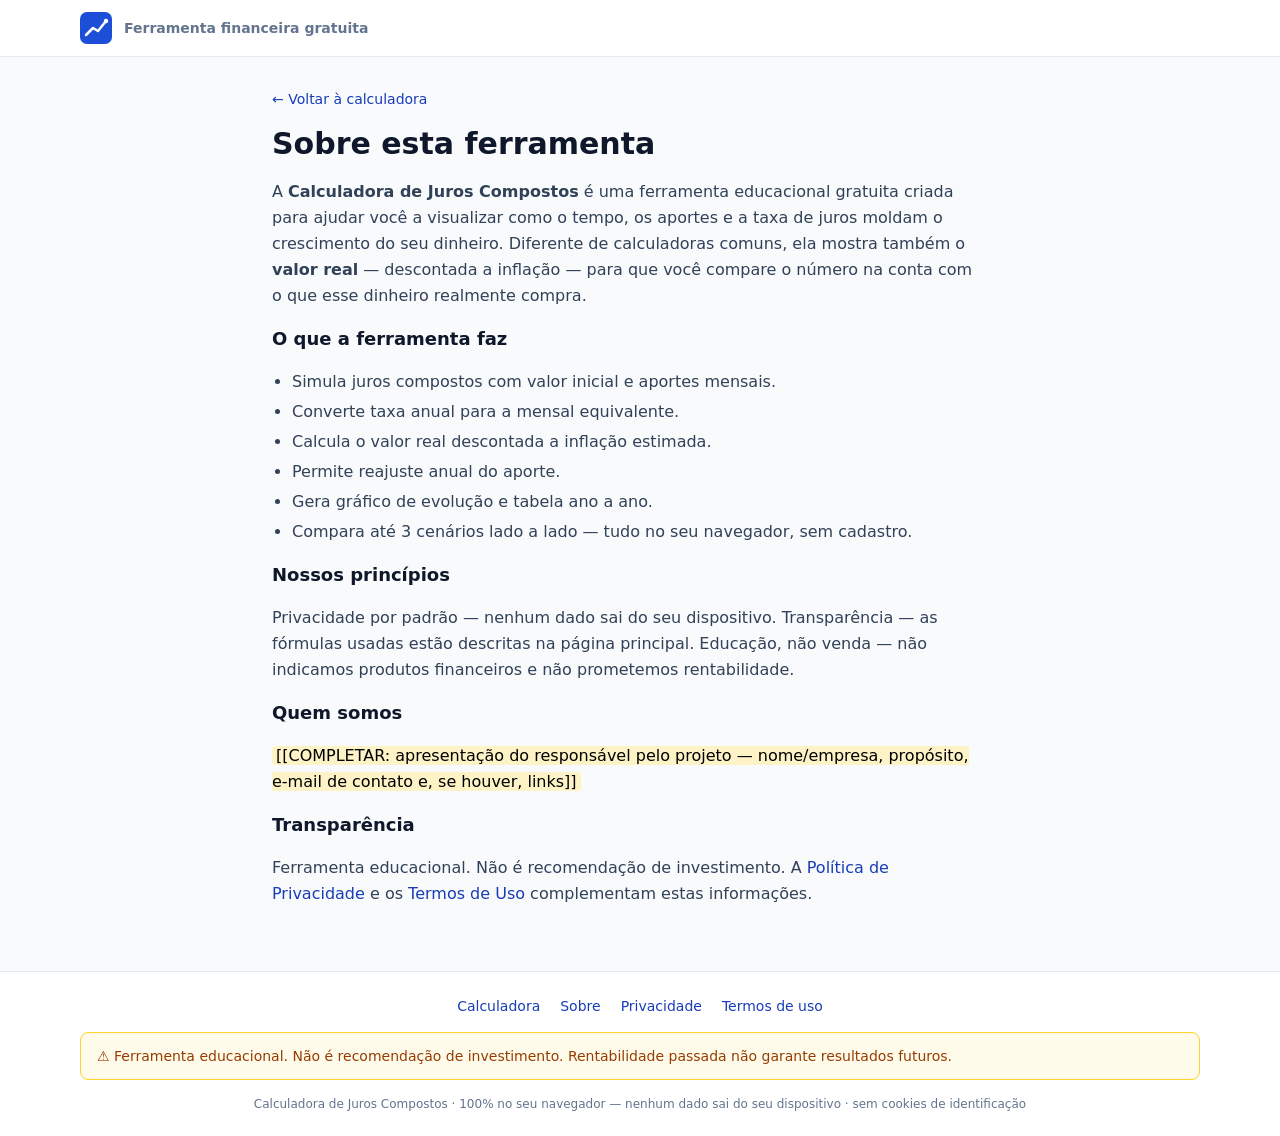
<file: sobre/index.html>
<!DOCTYPE html><html lang="pt-BR"> <head><meta charset="UTF-8"><meta name="viewport" content="width=device-width, initial-scale=1"><title>Sobre — Calculadora de Juros Compostos</title><meta name="description" content="Sobre a Calculadora de Juros Compostos: ferramenta educacional gratuita, 100% no navegador, com valor real descontada a inflação."><meta name="theme-color" content="#1d4ed8"><link rel="canonical" href="https://anthonivs.github.io/sf-calculadora-juros-compostos/sobre/"><meta property="og:title" content="Sobre — Calculadora de Juros Compostos"><meta property="og:description" content="Sobre a Calculadora de Juros Compostos: ferramenta educacional gratuita, 100% no navegador, com valor real descontada a inflação."><meta property="og:type" content="website"><meta property="og:url" content="https://anthonivs.github.io/sf-calculadora-juros-compostos/sobre/"><meta property="og:locale" content="pt_BR"><meta property="og:site_name" content="Calculadora de Juros Compostos"><link rel="icon" type="image/svg+xml" href="/favicon.svg"><meta name="robots" content="index,follow"><link rel="stylesheet" href="/_astro/privacidade.DqMks859.css"></head> <body class="min-h-screen"> <!-- ===================== HEADER ===================== --> <header class="border-b border-slate-200 bg-white"> <div class="mx-auto flex max-w-6xl items-center gap-3 px-4 py-3"> <a href="/" class="flex items-center gap-3" aria-label="Ir para a calculadora"> <svg class="h-8 w-8 shrink-0" viewBox="0 0 64 64" aria-hidden="true"> <rect width="64" height="64" rx="14" fill="#1d4ed8"></rect> <path d="M12 46 L26 32 L36 38 L52 18" stroke="#fff" stroke-width="5" fill="none" stroke-linecap="round" stroke-linejoin="round"></path> <circle cx="52" cy="18" r="4.5" fill="#fff"></circle> </svg> <span class="text-sm font-semibold text-slate-500">Ferramenta financeira gratuita</span> </a> </div> </header> <main class="mx-auto max-w-3xl px-4 pb-16 pt-8"> <nav aria-label="Você está aqui" class="mb-4 text-sm"> <a href="/" class="font-medium text-blue-800 underline-offset-4 hover:underline">
← Voltar à calculadora
</a> </nav> <article class="max-w-[70ch]"> <h1 class="text-2xl font-bold leading-tight text-slate-900 sm:text-3xl">Sobre esta ferramenta</h1> <div class="mt-4 space-y-4 text-sm leading-relaxed text-slate-700 sm:text-base">  <p>
A <strong>Calculadora de Juros Compostos</strong> é uma ferramenta educacional gratuita criada
    para ajudar você a visualizar como o tempo, os aportes e a taxa de juros moldam o crescimento do
    seu dinheiro. Diferente de calculadoras comuns, ela mostra também o
<strong>valor real</strong> — descontada a inflação — para que você compare o número na conta
    com o que esse dinheiro realmente compra.
</p> <h2 class="text-lg font-semibold text-slate-900">O que a ferramenta faz</h2> <ul class="list-disc space-y-1 pl-5"> <li>Simula juros compostos com valor inicial e aportes mensais.</li> <li>Converte taxa anual para a mensal equivalente.</li> <li>Calcula o valor real descontada a inflação estimada.</li> <li>Permite reajuste anual do aporte.</li> <li>Gera gráfico de evolução e tabela ano a ano.</li> <li>Compara até 3 cenários lado a lado — tudo no seu navegador, sem cadastro.</li> </ul> <h2 class="text-lg font-semibold text-slate-900">Nossos princípios</h2> <p>
Privacidade por padrão — nenhum dado sai do seu dispositivo. Transparência — as fórmulas usadas
    estão descritas na página principal. Educação, não venda — não indicamos produtos financeiros e
    não prometemos rentabilidade.
</p> <h2 class="text-lg font-semibold text-slate-900">Quem somos</h2> <p> <mark class="rounded bg-amber-100 px-1">[[COMPLETAR: apresentação do responsável pelo projeto — nome/empresa, propósito, e-mail de contato e, se houver, links]]</mark> </p> <h2 class="text-lg font-semibold text-slate-900">Transparência</h2> <p>
Ferramenta educacional. Não é recomendação de investimento. A
<a href="/privacidade" class="font-medium text-blue-800 underline-offset-4 hover:underline">Política de Privacidade</a> e os
<a href="/termos" class="font-medium text-blue-800 underline-offset-4 hover:underline">Termos de Uso</a> complementam estas informações.
</p>  </div> </article> </main> <!-- ===================== FOOTER ===================== --> <footer class="border-t border-slate-200 bg-white"> <div class="mx-auto max-w-6xl px-4 py-6"> <nav aria-label="Links do rodapé" class="flex flex-wrap justify-center gap-x-5 gap-y-2 text-sm"> <a href="/" class="font-medium text-blue-800 underline-offset-4 hover:underline">Calculadora</a> <a href="/sobre" class="font-medium text-blue-800 underline-offset-4 hover:underline">Sobre</a> <a href="/privacidade" class="font-medium text-blue-800 underline-offset-4 hover:underline">Privacidade</a> <a href="/termos" class="font-medium text-blue-800 underline-offset-4 hover:underline">Termos de uso</a> </nav> <p class="mt-4 rounded-lg border border-amber-300 bg-amber-50 px-4 py-3 text-xs leading-relaxed text-amber-800 sm:text-sm">
⚠️ Ferramenta educacional. Não é recomendação de investimento. Rentabilidade passada não
          garante resultados futuros.
</p> <p class="mt-4 text-center text-xs text-slate-500">
Calculadora de Juros Compostos · 100% no seu navegador — nenhum dado sai do seu
          dispositivo · sem cookies de identificação
</p> </div> </footer> </body></html>
</file>
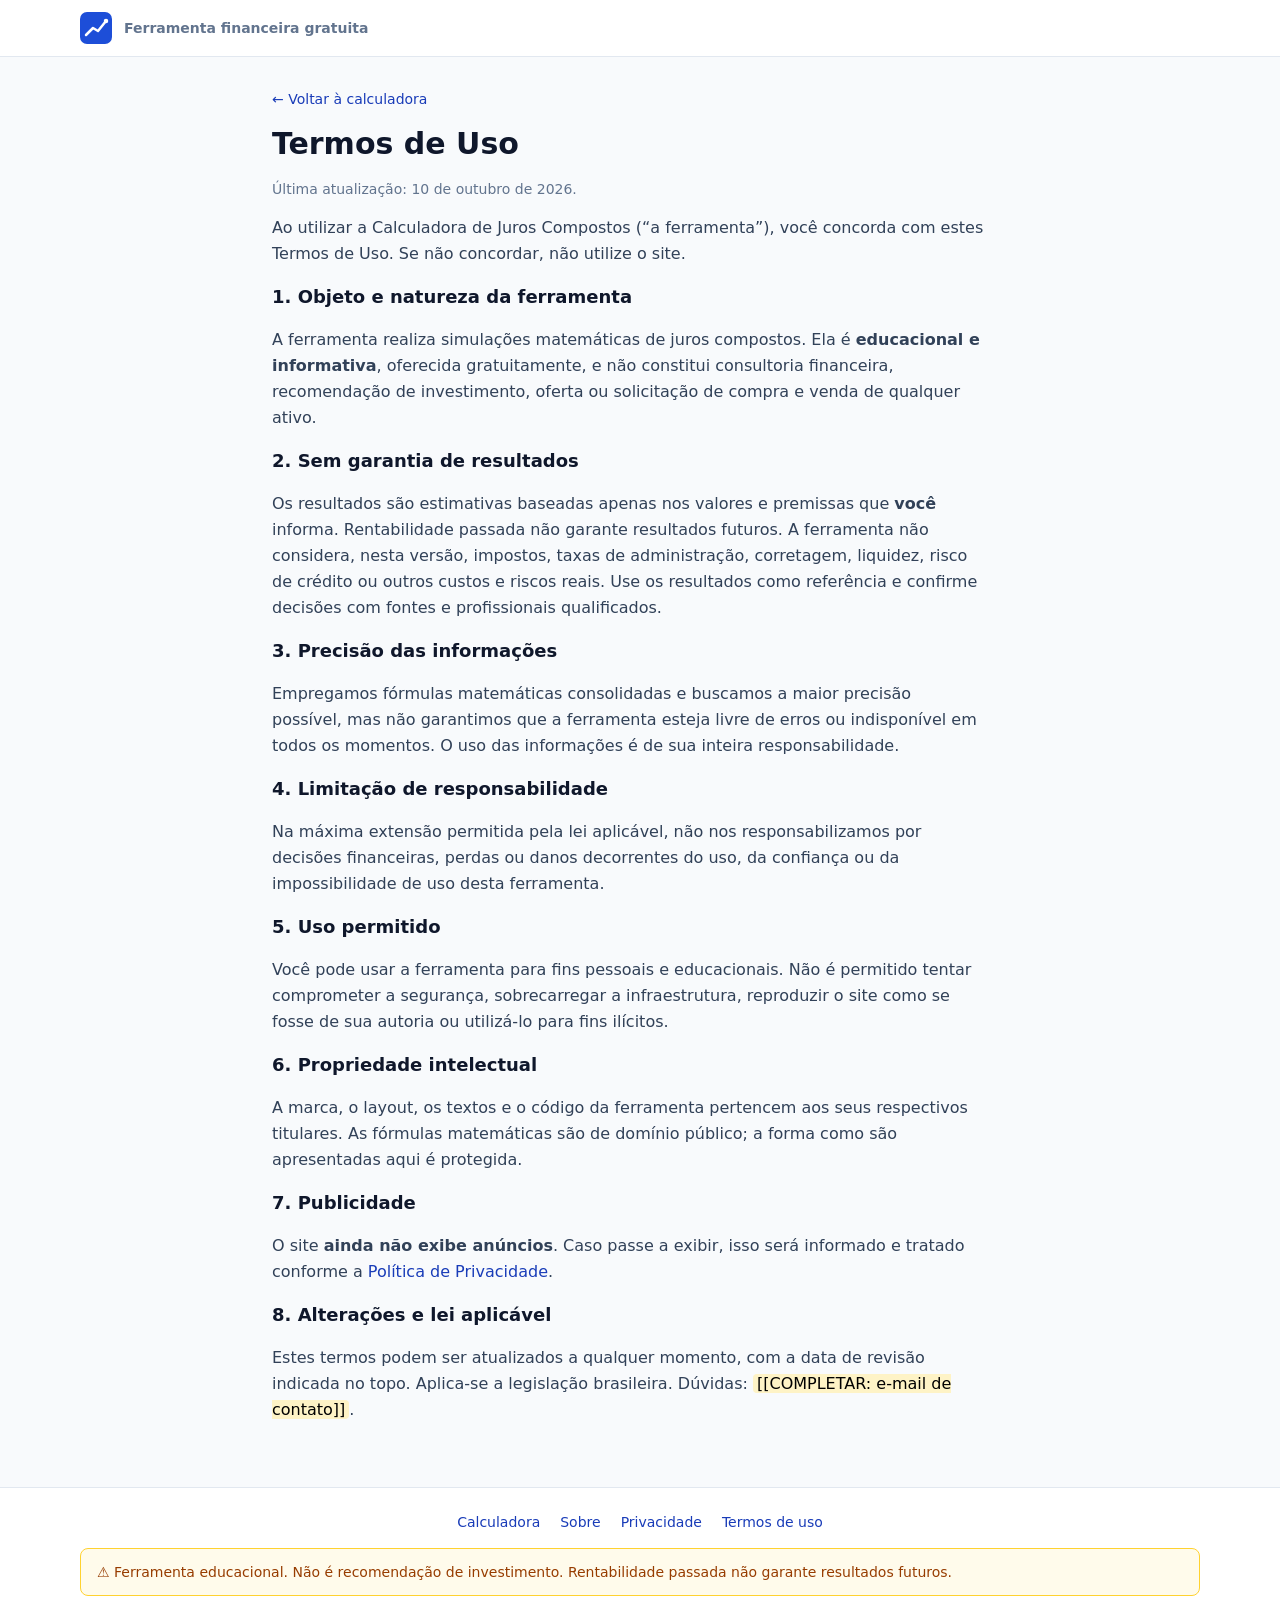
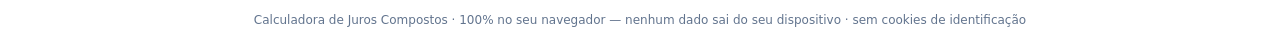
<file: termos/index.html>
<!DOCTYPE html><html lang="pt-BR"> <head><meta charset="UTF-8"><meta name="viewport" content="width=device-width, initial-scale=1"><title>Termos de Uso — Calculadora de Juros Compostos</title><meta name="description" content="Termos de uso da Calculadora de Juros Compostos: ferramenta educacional, sem recomendação de investimento e sem garantia de resultados."><meta name="theme-color" content="#1d4ed8"><link rel="canonical" href="https://anthonivs.github.io/sf-calculadora-juros-compostos/termos/"><meta property="og:title" content="Termos de Uso — Calculadora de Juros Compostos"><meta property="og:description" content="Termos de uso da Calculadora de Juros Compostos: ferramenta educacional, sem recomendação de investimento e sem garantia de resultados."><meta property="og:type" content="website"><meta property="og:url" content="https://anthonivs.github.io/sf-calculadora-juros-compostos/termos/"><meta property="og:locale" content="pt_BR"><meta property="og:site_name" content="Calculadora de Juros Compostos"><link rel="icon" type="image/svg+xml" href="/favicon.svg"><meta name="robots" content="index,follow"><link rel="stylesheet" href="/_astro/privacidade.DqMks859.css"></head> <body class="min-h-screen"> <!-- ===================== HEADER ===================== --> <header class="border-b border-slate-200 bg-white"> <div class="mx-auto flex max-w-6xl items-center gap-3 px-4 py-3"> <a href="/" class="flex items-center gap-3" aria-label="Ir para a calculadora"> <svg class="h-8 w-8 shrink-0" viewBox="0 0 64 64" aria-hidden="true"> <rect width="64" height="64" rx="14" fill="#1d4ed8"></rect> <path d="M12 46 L26 32 L36 38 L52 18" stroke="#fff" stroke-width="5" fill="none" stroke-linecap="round" stroke-linejoin="round"></path> <circle cx="52" cy="18" r="4.5" fill="#fff"></circle> </svg> <span class="text-sm font-semibold text-slate-500">Ferramenta financeira gratuita</span> </a> </div> </header> <main class="mx-auto max-w-3xl px-4 pb-16 pt-8"> <nav aria-label="Você está aqui" class="mb-4 text-sm"> <a href="/" class="font-medium text-blue-800 underline-offset-4 hover:underline">
← Voltar à calculadora
</a> </nav> <article class="max-w-[70ch]"> <h1 class="text-2xl font-bold leading-tight text-slate-900 sm:text-3xl">Termos de Uso</h1> <div class="mt-4 space-y-4 text-sm leading-relaxed text-slate-700 sm:text-base">  <p class="text-sm text-slate-500">Última atualização: 10 de outubro de 2026.</p> <p>
Ao utilizar a Calculadora de Juros Compostos (“a ferramenta”), você concorda com estes Termos de
    Uso. Se não concordar, não utilize o site.
</p> <h2 class="text-lg font-semibold text-slate-900">1. Objeto e natureza da ferramenta</h2> <p>
A ferramenta realiza simulações matemáticas de juros compostos. Ela é
<strong>educacional e informativa</strong>, oferecida gratuitamente, e não constitui consultoria
    financeira, recomendação de investimento, oferta ou solicitação de compra e venda de qualquer
    ativo.
</p> <h2 class="text-lg font-semibold text-slate-900">2. Sem garantia de resultados</h2> <p>
Os resultados são estimativas baseadas apenas nos valores e premissas que <strong>você</strong>
informa. Rentabilidade passada não garante resultados futuros. A ferramenta não considera, nesta
    versão, impostos, taxas de administração, corretagem, liquidez, risco de crédito ou outros
    custos e riscos reais. Use os resultados como referência e confirme decisões com fontes e
    profissionais qualificados.
</p> <h2 class="text-lg font-semibold text-slate-900">3. Precisão das informações</h2> <p>
Empregamos fórmulas matemáticas consolidadas e buscamos a maior precisão possível, mas não
    garantimos que a ferramenta esteja livre de erros ou indisponível em todos os momentos. O uso
    das informações é de sua inteira responsabilidade.
</p> <h2 class="text-lg font-semibold text-slate-900">4. Limitação de responsabilidade</h2> <p>
Na máxima extensão permitida pela lei aplicável, não nos responsabilizamos por decisões
    financeiras, perdas ou danos decorrentes do uso, da confiança ou da impossibilidade de uso desta
    ferramenta.
</p> <h2 class="text-lg font-semibold text-slate-900">5. Uso permitido</h2> <p>
Você pode usar a ferramenta para fins pessoais e educacionais. Não é permitido tentar
    comprometer a segurança, sobrecarregar a infraestrutura, reproduzir o site como se fosse de sua
    autoria ou utilizá-lo para fins ilícitos.
</p> <h2 class="text-lg font-semibold text-slate-900">6. Propriedade intelectual</h2> <p>
A marca, o layout, os textos e o código da ferramenta pertencem aos seus respectivos titulares.
    As fórmulas matemáticas são de domínio público; a forma como são apresentadas aqui é protegida.
</p> <h2 class="text-lg font-semibold text-slate-900">7. Publicidade</h2> <p>
O site <strong>ainda não exibe anúncios</strong>. Caso passe a exibir, isso será informado e
    tratado conforme a <a href="/privacidade" class="font-medium text-blue-800 underline-offset-4 hover:underline">Política de Privacidade</a>.
</p> <h2 class="text-lg font-semibold text-slate-900">8. Alterações e lei aplicável</h2> <p>
Estes termos podem ser atualizados a qualquer momento, com a data de revisão indicada no topo.
    Aplica-se a legislação brasileira. Dúvidas: <mark class="rounded bg-amber-100 px-1">[[COMPLETAR: e-mail de contato]]</mark>.
</p>  </div> </article> </main> <!-- ===================== FOOTER ===================== --> <footer class="border-t border-slate-200 bg-white"> <div class="mx-auto max-w-6xl px-4 py-6"> <nav aria-label="Links do rodapé" class="flex flex-wrap justify-center gap-x-5 gap-y-2 text-sm"> <a href="/" class="font-medium text-blue-800 underline-offset-4 hover:underline">Calculadora</a> <a href="/sobre" class="font-medium text-blue-800 underline-offset-4 hover:underline">Sobre</a> <a href="/privacidade" class="font-medium text-blue-800 underline-offset-4 hover:underline">Privacidade</a> <a href="/termos" class="font-medium text-blue-800 underline-offset-4 hover:underline">Termos de uso</a> </nav> <p class="mt-4 rounded-lg border border-amber-300 bg-amber-50 px-4 py-3 text-xs leading-relaxed text-amber-800 sm:text-sm">
⚠️ Ferramenta educacional. Não é recomendação de investimento. Rentabilidade passada não
          garante resultados futuros.
</p> <p class="mt-4 text-center text-xs text-slate-500">
Calculadora de Juros Compostos · 100% no seu navegador — nenhum dado sai do seu
          dispositivo · sem cookies de identificação
</p> </div> </footer> </body></html>
</file>
<file: _astro/privacidade.DqMks859.css>
/*! tailwindcss v4.3.3 | MIT License | https://tailwindcss.com */@layer properties{@supports (((-webkit-hyphens:none)) and (not (margin-trim:inline))) or ((-moz-orient:inline) and (not (color:rgb(from red r g b)))){*,:before,:after,::backdrop{--tw-space-y-reverse:0;--tw-border-style:solid;--tw-leading:initial;--tw-font-weight:initial;--tw-tracking:initial;--tw-ordinal:initial;--tw-slashed-zero:initial;--tw-numeric-figure:initial;--tw-numeric-spacing:initial;--tw-numeric-fraction:initial;--tw-shadow:0 0 #0000;--tw-shadow-color:initial;--tw-shadow-alpha:100%;--tw-inset-shadow:0 0 #0000;--tw-inset-shadow-color:initial;--tw-inset-shadow-alpha:100%;--tw-ring-color:initial;--tw-ring-shadow:0 0 #0000;--tw-inset-ring-color:initial;--tw-inset-ring-shadow:0 0 #0000;--tw-ring-inset:initial;--tw-ring-offset-width:0px;--tw-ring-offset-color:#fff;--tw-ring-offset-shadow:0 0 #0000;--tw-outline-style:solid}}}@layer theme{:root,:host{--font-sans:"Inter", ui-sans-serif, system-ui, -apple-system, "Segoe UI", Roboto, "Helvetica Neue", Arial, sans-serif;--font-mono:ui-monospace, SFMono-Regular, Menlo, Monaco, Consolas, "Liberation Mono", "Courier New", monospace;--color-red-50:oklch(97.1% .013 17.38);--color-red-200:oklch(88.5% .062 18.334);--color-red-600:oklch(57.7% .245 27.325);--color-red-700:oklch(50.5% .213 27.518);--color-amber-50:oklch(98.7% .022 95.277);--color-amber-100:oklch(96.2% .059 95.617);--color-amber-300:oklch(87.9% .169 91.605);--color-amber-600:oklch(66.6% .179 58.318);--color-amber-700:oklch(55.5% .163 48.998);--color-amber-800:oklch(47.3% .137 46.201);--color-amber-900:oklch(41.4% .112 45.904);--color-green-700:oklch(52.7% .154 150.069);--color-blue-50:oklch(97% .014 254.604);--color-blue-700:oklch(48.8% .243 264.376);--color-blue-800:oklch(42.4% .199 265.638);--color-slate-50:oklch(98.4% .003 247.858);--color-slate-100:oklch(96.8% .007 247.896);--color-slate-200:oklch(92.9% .013 255.508);--color-slate-300:oklch(86.9% .022 252.894);--color-slate-400:oklch(70.4% .04 256.788);--color-slate-500:oklch(55.4% .046 257.417);--color-slate-600:oklch(44.6% .043 257.281);--color-slate-700:oklch(37.2% .044 257.287);--color-slate-800:oklch(27.9% .041 260.031);--color-slate-900:oklch(20.8% .042 265.755);--color-white:#fff;--spacing:.25rem;--container-3xl:48rem;--container-6xl:72rem;--text-xs:.75rem;--text-xs--line-height:calc(1 / .75);--text-sm:.875rem;--text-sm--line-height:calc(1.25 / .875);--text-base:1rem;--text-base--line-height: 1.5 ;--text-lg:1.125rem;--text-lg--line-height:calc(1.75 / 1.125);--text-xl:1.25rem;--text-xl--line-height:calc(1.75 / 1.25);--text-2xl:1.5rem;--text-2xl--line-height:calc(2 / 1.5);--text-3xl:1.875rem;--text-3xl--line-height: 1.2 ;--font-weight-normal:400;--font-weight-medium:500;--font-weight-semibold:600;--font-weight-bold:700;--tracking-normal:0em;--tracking-wide:.025em;--leading-tight:1.25;--leading-relaxed:1.625;--radius-sm:.25rem;--radius-md:.375rem;--radius-lg:.5rem;--radius-xl:.75rem;--default-transition-duration:.15s;--default-transition-timing-function:cubic-bezier(.4, 0, .2, 1);--default-font-family:var(--font-sans);--default-mono-font-family:var(--font-mono)}}@layer base{*,:after,:before,::backdrop{box-sizing:border-box;border:0 solid;margin:0;padding:0}::file-selector-button{box-sizing:border-box;border:0 solid;margin:0;padding:0}html,:host{-webkit-text-size-adjust:100%;tab-size:4;line-height:1.5;font-family:var(--default-font-family,-apple-system, BlinkMacSystemFont, "Segoe UI", Roboto, "Helvetica Neue", "Noto Sans", Arial, sans-serif, "Apple Color Emoji", "Segoe UI Emoji", "Segoe UI Symbol", "Noto Color Emoji");font-feature-settings:var(--default-font-feature-settings,normal);font-variation-settings:var(--default-font-variation-settings,normal);-webkit-tap-highlight-color:transparent}hr{height:0;color:inherit;border-top-width:1px}abbr:where([title]){-webkit-text-decoration:underline dotted;text-decoration:underline dotted}h1,h2,h3,h4,h5,h6{font-size:inherit;font-weight:inherit}a{color:inherit;-webkit-text-decoration:inherit;text-decoration:inherit}b,strong{font-weight:bolder}code,kbd,samp,pre{font-family:var(--default-mono-font-family,ui-monospace, SFMono-Regular, Menlo, Monaco, Consolas, "Liberation Mono", "Courier New", monospace);font-feature-settings:var(--default-mono-font-feature-settings,normal);font-variation-settings:var(--default-mono-font-variation-settings,normal);font-size:1em}small{font-size:80%}sub,sup{vertical-align:baseline;font-size:75%;line-height:0;position:relative}sub{bottom:-.25em}sup{top:-.5em}table{text-indent:0;border-color:inherit;border-collapse:collapse}:-moz-focusring:where(:not(iframe)){outline:auto}progress{vertical-align:baseline}summary{display:list-item}ol,ul,menu{list-style:none}img,svg,video,canvas,audio,iframe,embed,object{vertical-align:middle;display:block}img,video{max-width:100%;height:auto}button,input,select,optgroup,textarea{font:inherit;font-feature-settings:inherit;font-variation-settings:inherit;letter-spacing:inherit;color:inherit;opacity:1;background-color:#0000;border-radius:0}::file-selector-button{font:inherit;font-feature-settings:inherit;font-variation-settings:inherit;letter-spacing:inherit;color:inherit;opacity:1;background-color:#0000;border-radius:0}:where(select:is([multiple],[size])) optgroup{font-weight:bolder}:where(select:is([multiple],[size])) optgroup option{padding-inline-start:20px}::file-selector-button{margin-inline-end:4px}::placeholder{opacity:1}@supports (not ((-webkit-appearance:-apple-pay-button))) or (contain-intrinsic-size:1px){::placeholder{color:currentColor}@supports (color:color-mix(in lab,red,red)){::placeholder{color:color-mix(in oklab,currentcolor 50%,transparent)}}}textarea{resize:vertical}::-webkit-search-decoration{-webkit-appearance:none}::-webkit-date-and-time-value{min-height:1lh;text-align:inherit}::-webkit-datetime-edit{display:inline-flex}::-webkit-datetime-edit-fields-wrapper{padding:0}::-webkit-datetime-edit{padding-block:0}::-webkit-datetime-edit-year-field{padding-block:0}::-webkit-datetime-edit-month-field{padding-block:0}::-webkit-datetime-edit-day-field{padding-block:0}::-webkit-datetime-edit-hour-field{padding-block:0}::-webkit-datetime-edit-minute-field{padding-block:0}::-webkit-datetime-edit-second-field{padding-block:0}::-webkit-datetime-edit-millisecond-field{padding-block:0}::-webkit-datetime-edit-meridiem-field{padding-block:0}::-webkit-calendar-picker-indicator{line-height:1}:-moz-ui-invalid{box-shadow:none}button,input:where([type=button],[type=reset],[type=submit]){appearance:button}::file-selector-button{appearance:button}::-webkit-inner-spin-button{height:auto}::-webkit-outer-spin-button{height:auto}[hidden]:where(:not([hidden=until-found])){display:none!important}}@layer components;@layer utilities{.sr-only{clip-path:inset(50%);white-space:nowrap;border-width:0;width:1px;height:1px;margin:-1px;padding:0;position:absolute;overflow:hidden}.absolute{position:absolute}.relative{position:relative}.mx-auto{margin-inline:auto}.mt-0\.5{margin-top:calc(var(--spacing) * .5)}.mt-1{margin-top:var(--spacing)}.mt-2{margin-top:calc(var(--spacing) * 2)}.mt-3{margin-top:calc(var(--spacing) * 3)}.mt-4{margin-top:calc(var(--spacing) * 4)}.mt-6{margin-top:calc(var(--spacing) * 6)}.mt-8{margin-top:calc(var(--spacing) * 8)}.mt-10{margin-top:calc(var(--spacing) * 10)}.mt-12{margin-top:calc(var(--spacing) * 12)}.mb-4{margin-bottom:calc(var(--spacing) * 4)}.mb-6{margin-bottom:calc(var(--spacing) * 6)}.mb-8{margin-bottom:calc(var(--spacing) * 8)}.block{display:block}.flex{display:flex}.grid{display:grid}.hidden{display:none}.inline-block{display:inline-block}.h-2\.5{height:calc(var(--spacing) * 2.5)}.h-4{height:calc(var(--spacing) * 4)}.h-8{height:calc(var(--spacing) * 8)}.h-auto{height:auto}.min-h-\[44px\]{min-height:44px}.min-h-\[48px\]{min-height:48px}.min-h-screen{min-height:100vh}.w-2\.5{width:calc(var(--spacing) * 2.5)}.w-4{width:calc(var(--spacing) * 4)}.w-8{width:calc(var(--spacing) * 8)}.w-full{width:100%}.max-w-3xl{max-width:var(--container-3xl)}.max-w-6xl{max-width:var(--container-6xl)}.max-w-\[65ch\]{max-width:65ch}.max-w-\[70ch\]{max-width:70ch}.min-w-0{min-width:0}.min-w-\[360px\]{min-width:360px}.min-w-\[480px\]{min-width:480px}.min-w-\[640px\]{min-width:640px}.flex-1{flex:1}.shrink-0{flex-shrink:0}.cursor-not-allowed{cursor:not-allowed}.cursor-pointer{cursor:pointer}.scroll-mt-4{scroll-margin-top:calc(var(--spacing) * 4)}.list-disc{list-style-type:disc}.grid-cols-2{grid-template-columns:repeat(2,minmax(0,1fr))}.flex-wrap{flex-wrap:wrap}.items-center{align-items:center}.justify-between{justify-content:space-between}.justify-center{justify-content:center}.gap-1\.5{gap:calc(var(--spacing) * 1.5)}.gap-2{gap:calc(var(--spacing) * 2)}.gap-3{gap:calc(var(--spacing) * 3)}.gap-8{gap:calc(var(--spacing) * 8)}:where(.space-y-1>:not(:last-child)){--tw-space-y-reverse:0;margin-block-start:calc(var(--spacing) * var(--tw-space-y-reverse));margin-block-end:calc(var(--spacing) * calc(1 - var(--tw-space-y-reverse)))}:where(.space-y-2>:not(:last-child)){--tw-space-y-reverse:0;margin-block-start:calc(calc(var(--spacing) * 2) * var(--tw-space-y-reverse));margin-block-end:calc(calc(var(--spacing) * 2) * calc(1 - var(--tw-space-y-reverse)))}:where(.space-y-4>:not(:last-child)){--tw-space-y-reverse:0;margin-block-start:calc(calc(var(--spacing) * 4) * var(--tw-space-y-reverse));margin-block-end:calc(calc(var(--spacing) * 4) * calc(1 - var(--tw-space-y-reverse)))}.gap-x-5{column-gap:calc(var(--spacing) * 5)}.gap-y-1{row-gap:var(--spacing)}.gap-y-2{row-gap:calc(var(--spacing) * 2)}.overflow-hidden{overflow:hidden}.overflow-x-auto{overflow-x:auto}.rounded{border-radius:.25rem}.rounded-lg{border-radius:var(--radius-lg)}.rounded-md{border-radius:var(--radius-md)}.rounded-sm{border-radius:var(--radius-sm)}.rounded-xl{border-radius:var(--radius-xl)}.border{border-style:var(--tw-border-style);border-width:1px}.border-t{border-top-style:var(--tw-border-style);border-top-width:1px}.border-r{border-right-style:var(--tw-border-style);border-right-width:1px}.border-b{border-bottom-style:var(--tw-border-style);border-bottom-width:1px}.border-l{border-left-style:var(--tw-border-style);border-left-width:1px}.border-amber-300{border-color:var(--color-amber-300)}.border-blue-700{border-color:var(--color-blue-700)}.border-red-200{border-color:var(--color-red-200)}.border-slate-100{border-color:var(--color-slate-100)}.border-slate-200{border-color:var(--color-slate-200)}.border-slate-300{border-color:var(--color-slate-300)}.bg-amber-50{background-color:var(--color-amber-50)}.bg-amber-100{background-color:var(--color-amber-100)}.bg-blue-700{background-color:var(--color-blue-700)}.bg-slate-50{background-color:var(--color-slate-50)}.bg-slate-100{background-color:var(--color-slate-100)}.bg-slate-400{background-color:var(--color-slate-400)}.bg-white{background-color:var(--color-white)}.p-4{padding:calc(var(--spacing) * 4)}.px-1{padding-inline:var(--spacing)}.px-2{padding-inline:calc(var(--spacing) * 2)}.px-3{padding-inline:calc(var(--spacing) * 3)}.px-4{padding-inline:calc(var(--spacing) * 4)}.py-1{padding-block:var(--spacing)}.py-2{padding-block:calc(var(--spacing) * 2)}.py-3{padding-block:calc(var(--spacing) * 3)}.py-6{padding-block:calc(var(--spacing) * 6)}.pt-1{padding-top:var(--spacing)}.pt-4{padding-top:calc(var(--spacing) * 4)}.pt-6{padding-top:calc(var(--spacing) * 6)}.pt-8{padding-top:calc(var(--spacing) * 8)}.pt-10{padding-top:calc(var(--spacing) * 10)}.pb-4{padding-bottom:calc(var(--spacing) * 4)}.pb-16{padding-bottom:calc(var(--spacing) * 16)}.pl-5{padding-left:calc(var(--spacing) * 5)}.text-center{text-align:center}.text-left{text-align:left}.text-right{text-align:right}.font-mono{font-family:var(--font-mono)}.text-2xl{font-size:var(--text-2xl);line-height:var(--tw-leading,var(--text-2xl--line-height))}.text-base{font-size:var(--text-base);line-height:var(--tw-leading,var(--text-base--line-height))}.text-lg{font-size:var(--text-lg);line-height:var(--tw-leading,var(--text-lg--line-height))}.text-sm{font-size:var(--text-sm);line-height:var(--tw-leading,var(--text-sm--line-height))}.text-xl{font-size:var(--text-xl);line-height:var(--tw-leading,var(--text-xl--line-height))}.text-xs{font-size:var(--text-xs);line-height:var(--tw-leading,var(--text-xs--line-height))}.text-\[10px\]{font-size:10px}.leading-relaxed{--tw-leading:var(--leading-relaxed);line-height:var(--leading-relaxed)}.leading-tight{--tw-leading:var(--leading-tight);line-height:var(--leading-tight)}.font-bold{--tw-font-weight:var(--font-weight-bold);font-weight:var(--font-weight-bold)}.font-medium{--tw-font-weight:var(--font-weight-medium);font-weight:var(--font-weight-medium)}.font-normal{--tw-font-weight:var(--font-weight-normal);font-weight:var(--font-weight-normal)}.font-semibold{--tw-font-weight:var(--font-weight-semibold);font-weight:var(--font-weight-semibold)}.tracking-normal{--tw-tracking:var(--tracking-normal);letter-spacing:var(--tracking-normal)}.tracking-wide{--tw-tracking:var(--tracking-wide);letter-spacing:var(--tracking-wide)}.text-amber-600{color:var(--color-amber-600)}.text-amber-700{color:var(--color-amber-700)}.text-amber-800{color:var(--color-amber-800)}.text-amber-900{color:var(--color-amber-900)}.text-blue-700{color:var(--color-blue-700)}.text-blue-800{color:var(--color-blue-800)}.text-green-700{color:var(--color-green-700)}.text-red-600{color:var(--color-red-600)}.text-red-700{color:var(--color-red-700)}.text-slate-500{color:var(--color-slate-500)}.text-slate-600{color:var(--color-slate-600)}.text-slate-700{color:var(--color-slate-700)}.text-slate-800{color:var(--color-slate-800)}.text-slate-900{color:var(--color-slate-900)}.text-white{color:var(--color-white)}.normal-case{text-transform:none}.uppercase{text-transform:uppercase}.tabular-nums{--tw-numeric-spacing:tabular-nums;font-variant-numeric:var(--tw-ordinal,) var(--tw-slashed-zero,) var(--tw-numeric-figure,) var(--tw-numeric-spacing,) var(--tw-numeric-fraction,)}.underline-offset-4{text-underline-offset:4px}.accent-blue-700{accent-color:var(--color-blue-700)}.opacity-50{opacity:.5}.shadow-sm{--tw-shadow:0 1px 3px 0 var(--tw-shadow-color,#0000001a), 0 1px 2px -1px var(--tw-shadow-color,#0000001a);box-shadow:var(--tw-inset-shadow),var(--tw-inset-ring-shadow),var(--tw-ring-offset-shadow),var(--tw-ring-shadow),var(--tw-shadow)}.outline{outline-style:var(--tw-outline-style);outline-width:1px}.transition-colors{transition-property:color,background-color,border-color,outline-color,text-decoration-color,fill,stroke,--tw-gradient-from,--tw-gradient-via,--tw-gradient-to;transition-timing-function:var(--tw-ease,var(--default-transition-timing-function));transition-duration:var(--tw-duration,var(--default-transition-duration))}.outline-none{--tw-outline-style:none;outline-style:none}.select-none{-webkit-user-select:none;user-select:none}@media(hover:hover){.hover\:bg-blue-50:hover{background-color:var(--color-blue-50)}.hover\:bg-blue-800:hover{background-color:var(--color-blue-800)}.hover\:bg-red-50:hover{background-color:var(--color-red-50)}.hover\:bg-slate-50:hover{background-color:var(--color-slate-50)}.hover\:underline:hover{text-decoration-line:underline}}.focus-visible\:outline-2:focus-visible{outline-style:var(--tw-outline-style);outline-width:2px}.focus-visible\:outline-offset-2:focus-visible{outline-offset:2px}.focus-visible\:outline-blue-700:focus-visible{outline-color:var(--color-blue-700)}.has-checked\:border-blue-700:has(:checked){border-color:var(--color-blue-700)}.has-checked\:bg-blue-50:has(:checked){background-color:var(--color-blue-50)}.has-checked\:font-medium:has(:checked){--tw-font-weight:var(--font-weight-medium);font-weight:var(--font-weight-medium)}.has-checked\:text-blue-800:has(:checked){color:var(--color-blue-800)}@media(min-width:40rem){.sm\:p-5{padding:calc(var(--spacing) * 5)}.sm\:text-2xl{font-size:var(--text-2xl);line-height:var(--tw-leading,var(--text-2xl--line-height))}.sm\:text-3xl{font-size:var(--text-3xl);line-height:var(--tw-leading,var(--text-3xl--line-height))}.sm\:text-base{font-size:var(--text-base);line-height:var(--tw-leading,var(--text-base--line-height))}.sm\:text-sm{font-size:var(--text-sm);line-height:var(--tw-leading,var(--text-sm--line-height))}.sm\:text-xl{font-size:var(--text-xl);line-height:var(--tw-leading,var(--text-xl--line-height))}}@media(min-width:64rem){.lg\:grid-cols-\[380px_1fr\]{grid-template-columns:380px 1fr}}@media(min-width:80rem){.xl\:grid-cols-4{grid-template-columns:repeat(4,minmax(0,1fr))}}}body{color:#0f172a;font-family:var(--font-sans);background-color:#f8fafc}:focus-visible{outline-offset:2px;outline:2px solid #1d4ed8}.field-wrap{border-color:#cbd5e1}.field-wrap:focus-within{border-color:#1d4ed8;box-shadow:0 0 0 2px #1d4ed833}.field-wrap.field-error{border-color:#ef4444}.field-wrap.field-error:focus-within{box-shadow:0 0 0 2px #ef444433}@property --tw-space-y-reverse{syntax:"*";inherits:false;initial-value:0}@property --tw-border-style{syntax:"*";inherits:false;initial-value:solid}@property --tw-leading{syntax:"*";inherits:false}@property --tw-font-weight{syntax:"*";inherits:false}@property --tw-tracking{syntax:"*";inherits:false}@property --tw-ordinal{syntax:"*";inherits:false}@property --tw-slashed-zero{syntax:"*";inherits:false}@property --tw-numeric-figure{syntax:"*";inherits:false}@property --tw-numeric-spacing{syntax:"*";inherits:false}@property --tw-numeric-fraction{syntax:"*";inherits:false}@property --tw-shadow{syntax:"*";inherits:false;initial-value:0 0 #0000}@property --tw-shadow-color{syntax:"*";inherits:false}@property --tw-shadow-alpha{syntax:"<percentage>";inherits:false;initial-value:100%}@property --tw-inset-shadow{syntax:"*";inherits:false;initial-value:0 0 #0000}@property --tw-inset-shadow-color{syntax:"*";inherits:false}@property --tw-inset-shadow-alpha{syntax:"<percentage>";inherits:false;initial-value:100%}@property --tw-ring-color{syntax:"*";inherits:false}@property --tw-ring-shadow{syntax:"*";inherits:false;initial-value:0 0 #0000}@property --tw-inset-ring-color{syntax:"*";inherits:false}@property --tw-inset-ring-shadow{syntax:"*";inherits:false;initial-value:0 0 #0000}@property --tw-ring-inset{syntax:"*";inherits:false}@property --tw-ring-offset-width{syntax:"<length>";inherits:false;initial-value:0}@property --tw-ring-offset-color{syntax:"*";inherits:false;initial-value:#fff}@property --tw-ring-offset-shadow{syntax:"*";inherits:false;initial-value:0 0 #0000}@property --tw-outline-style{syntax:"*";inherits:false;initial-value:solid}
</file>
